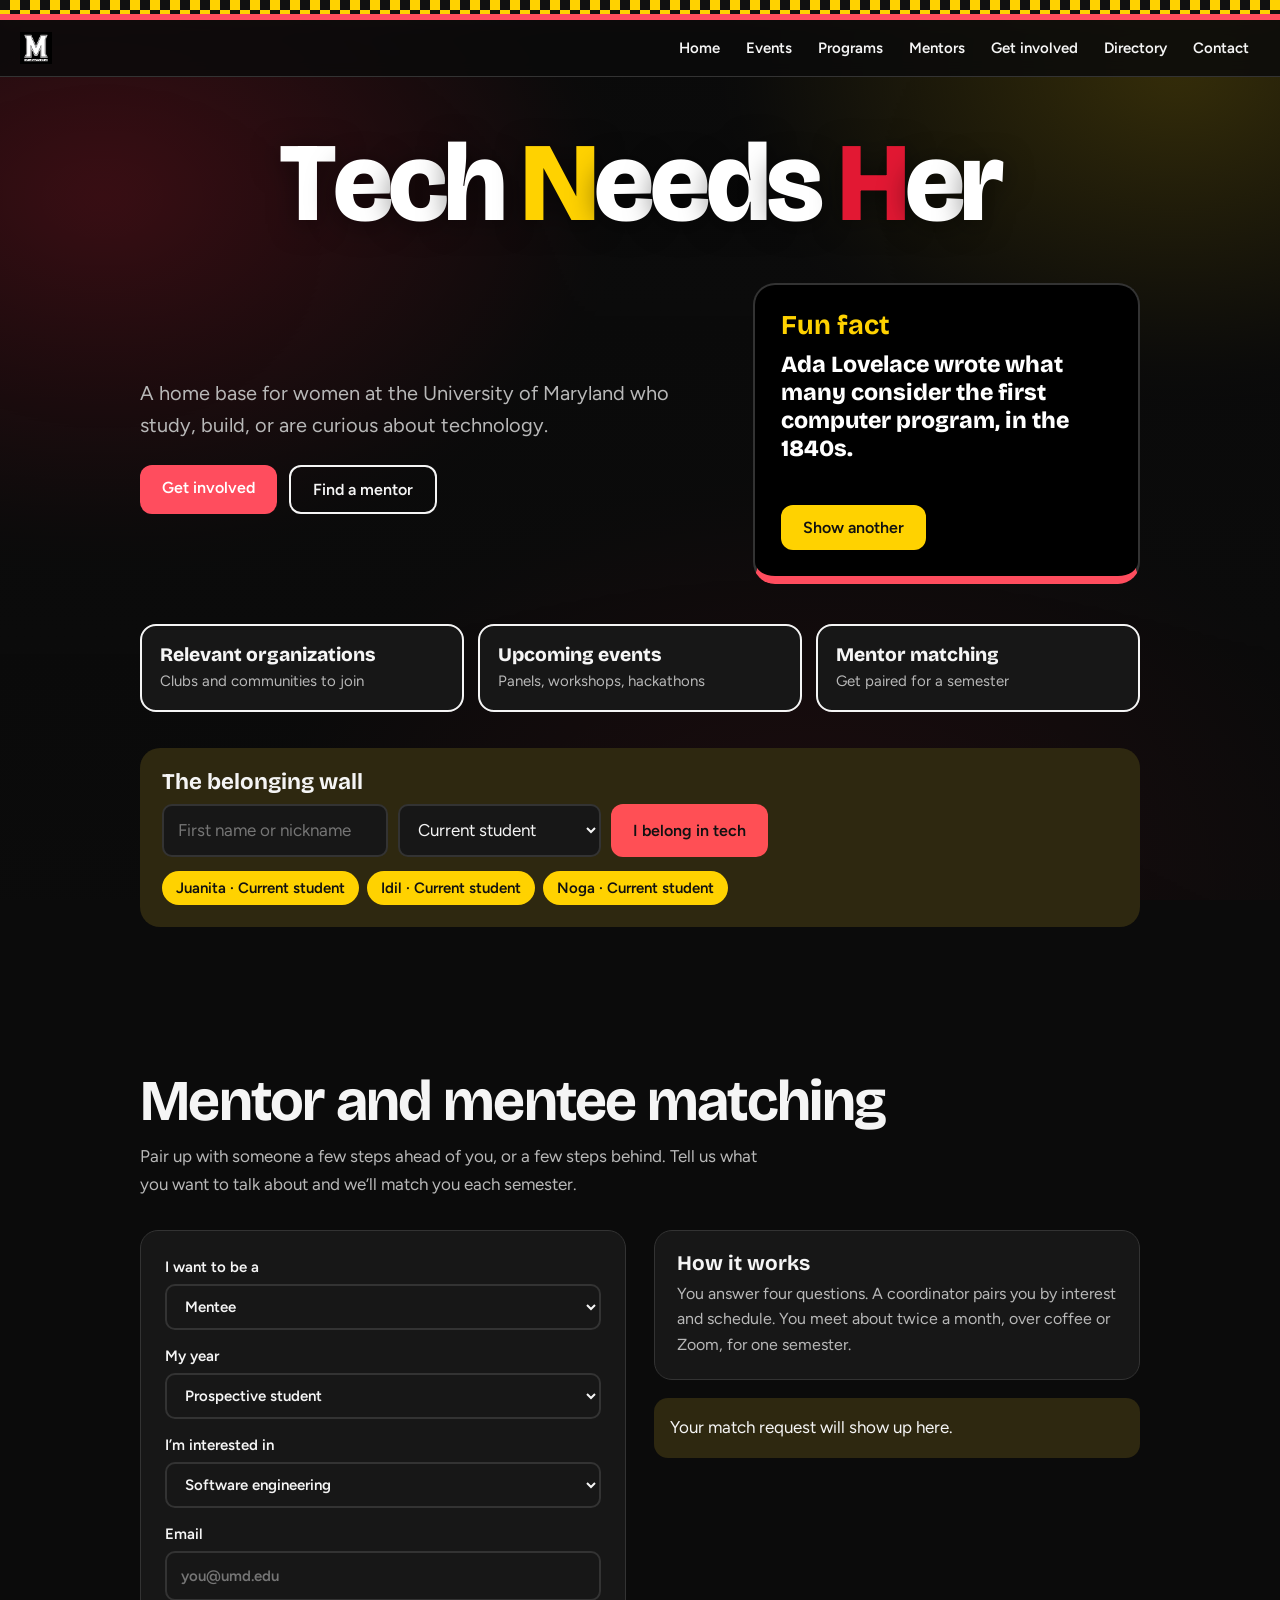
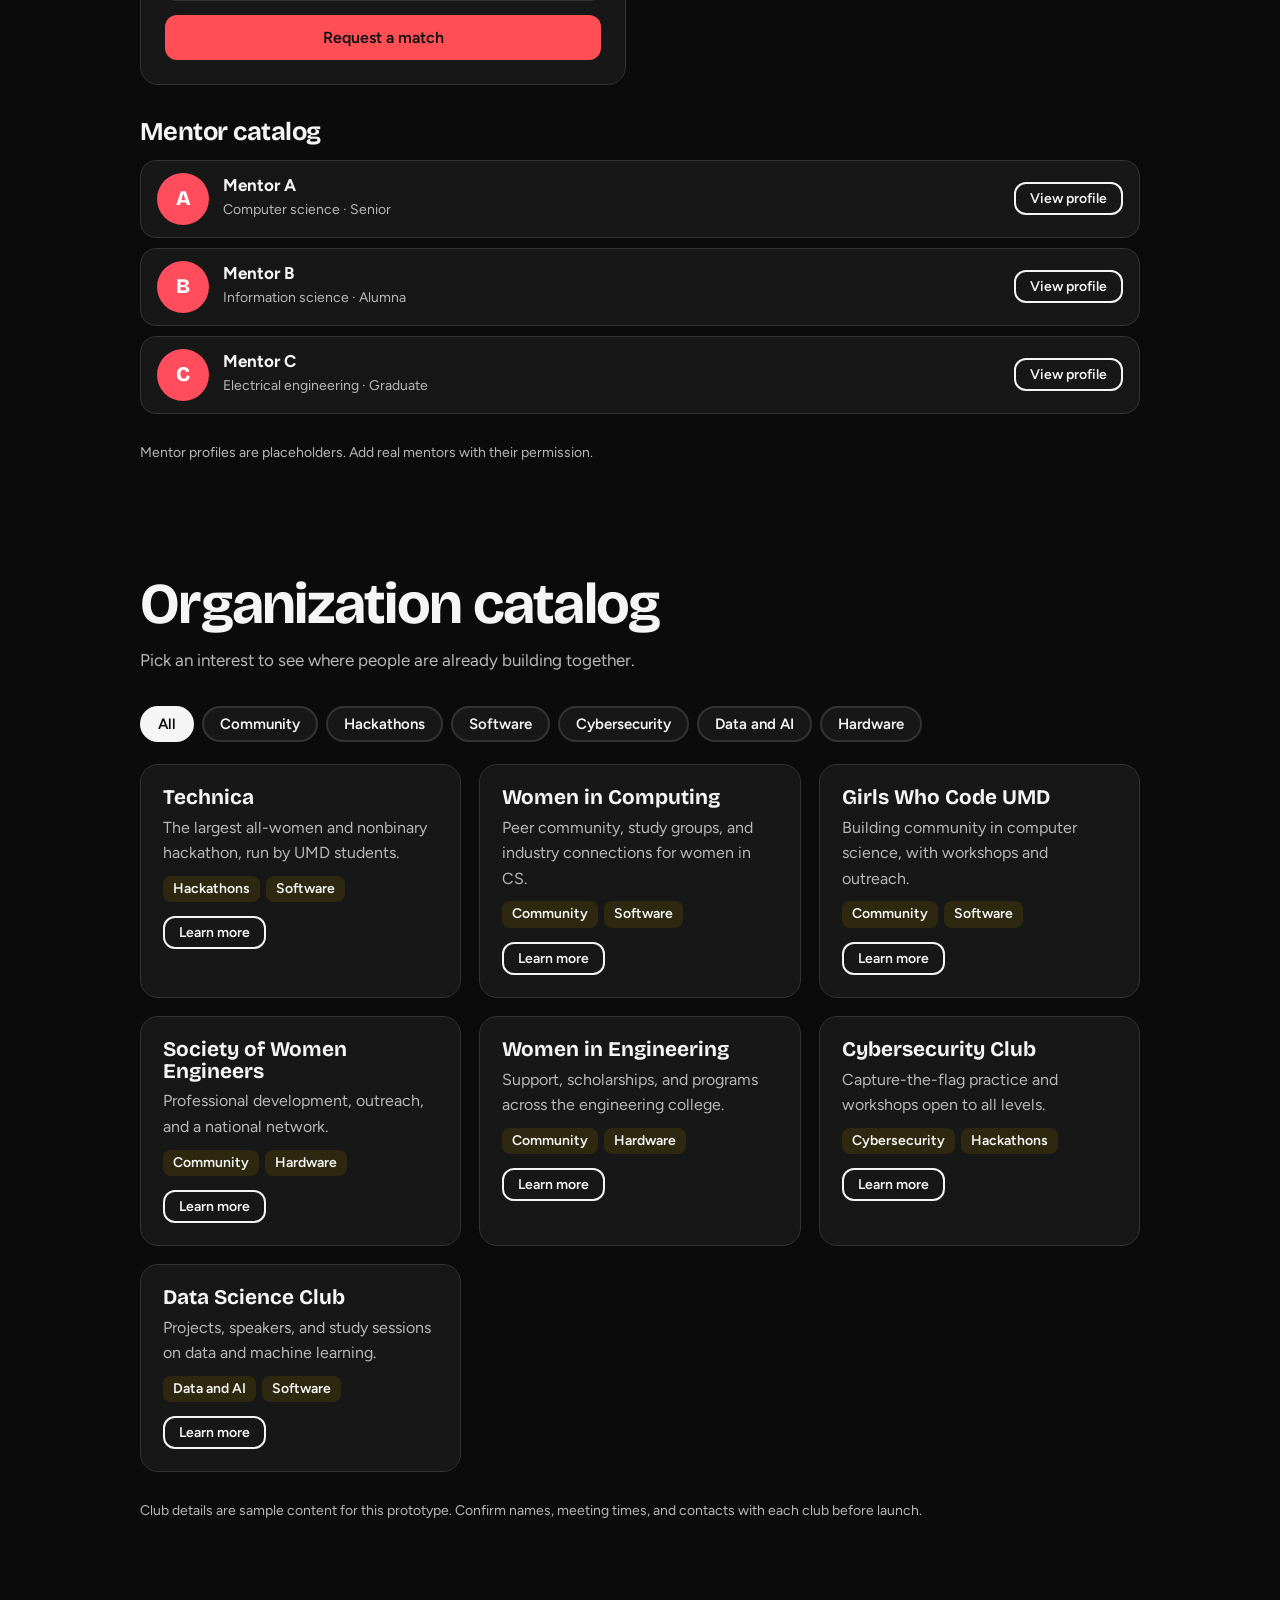
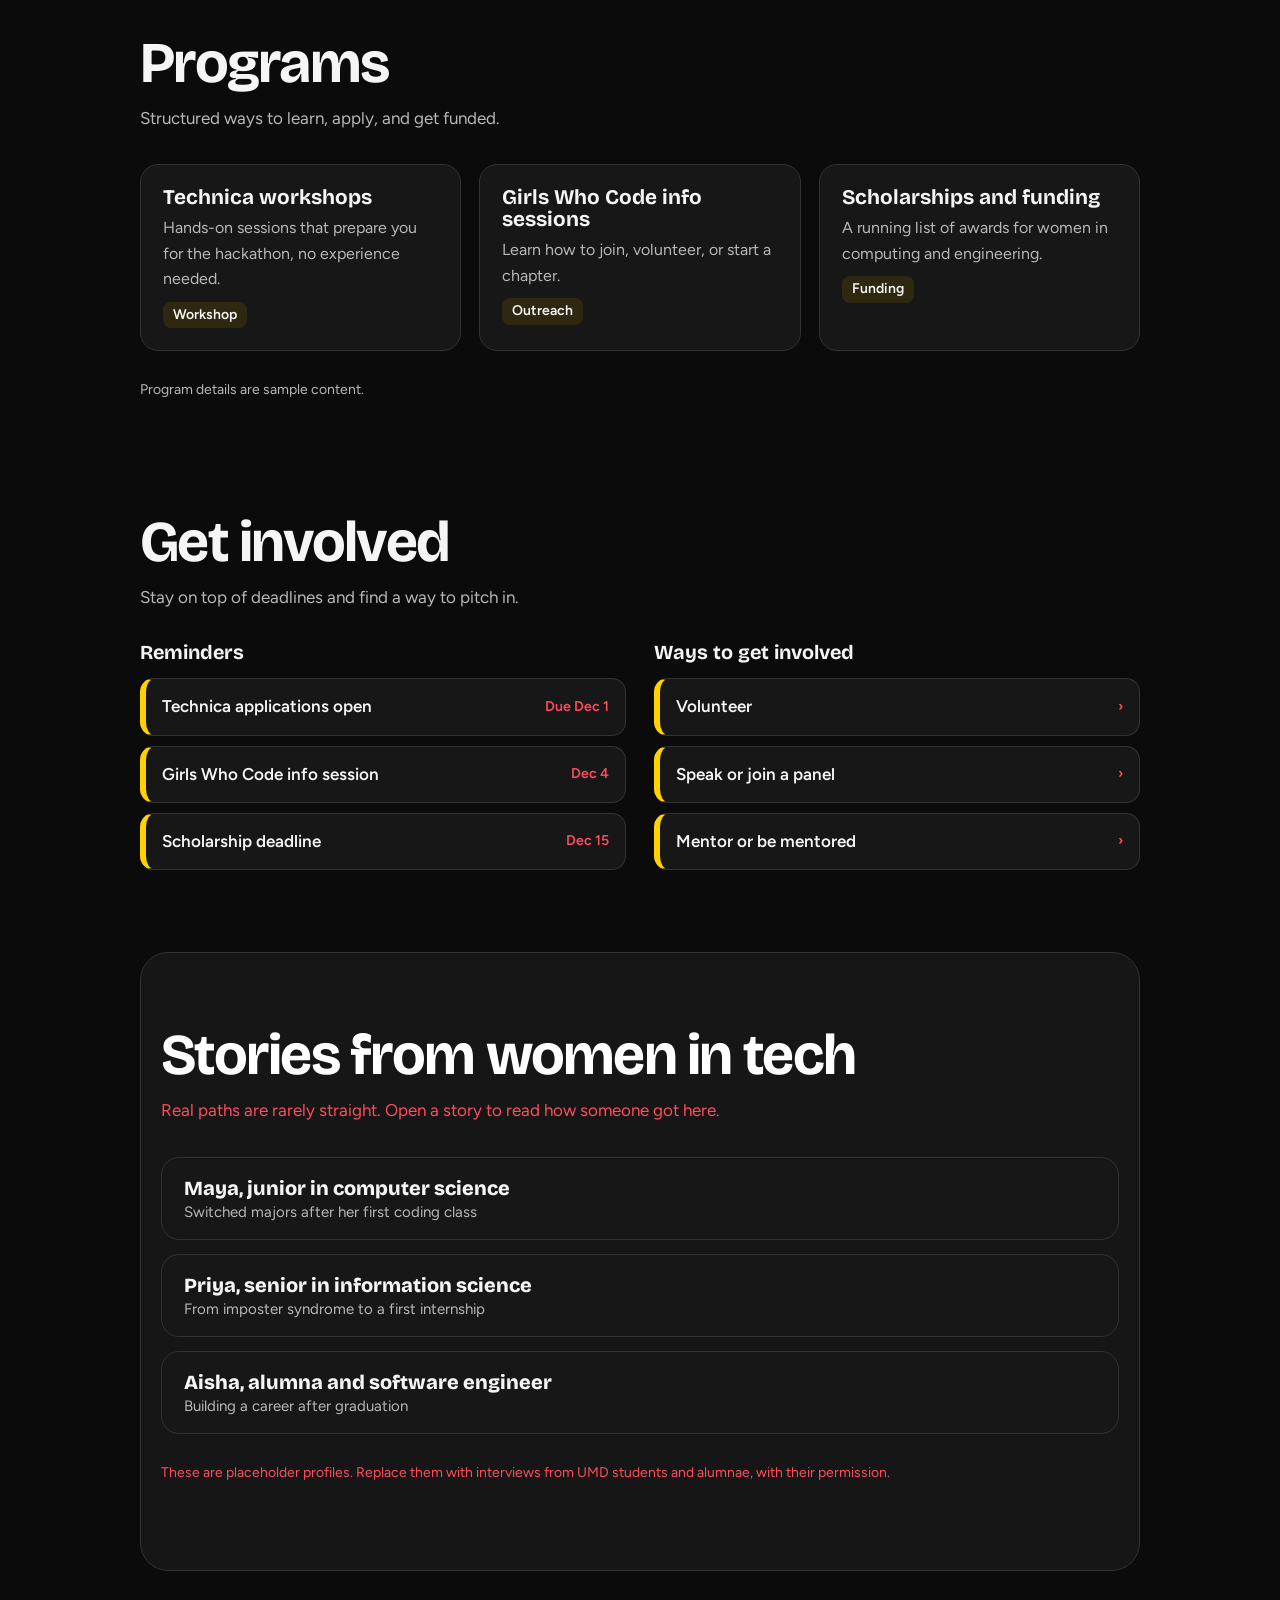
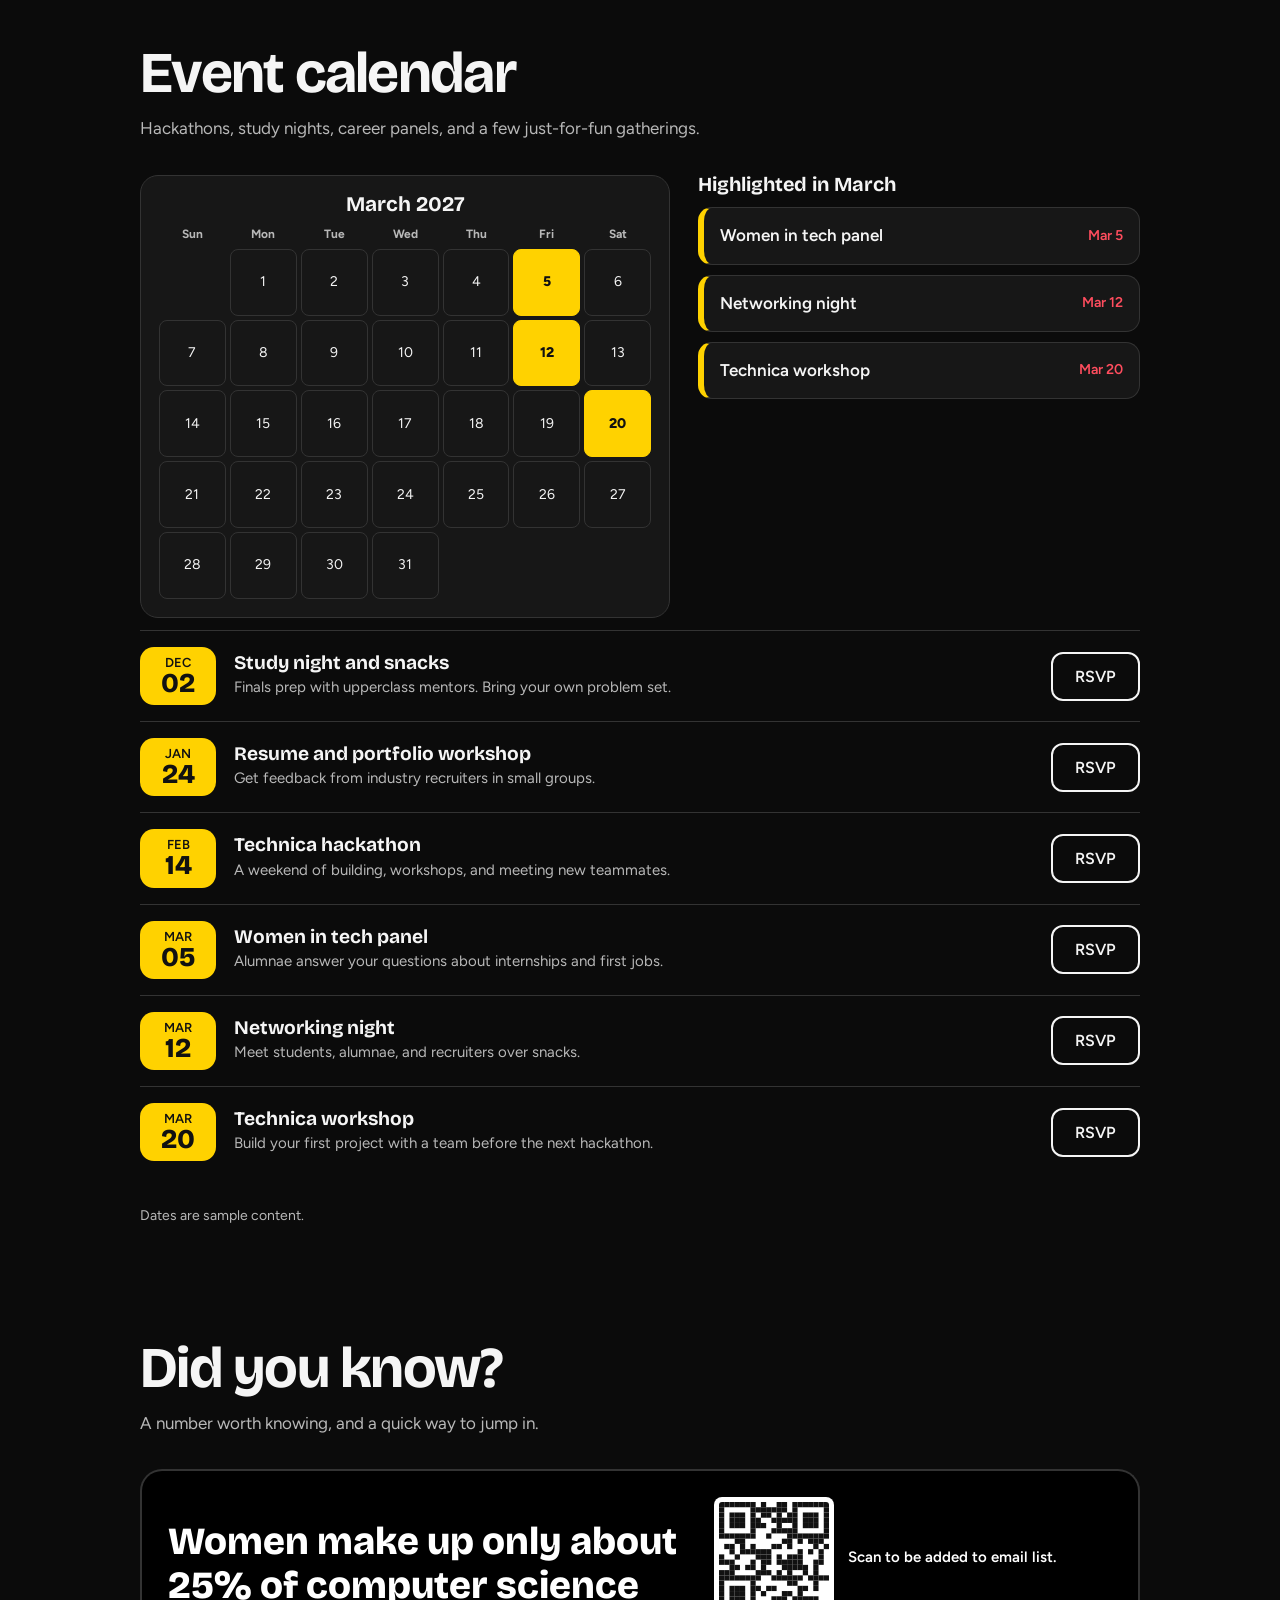
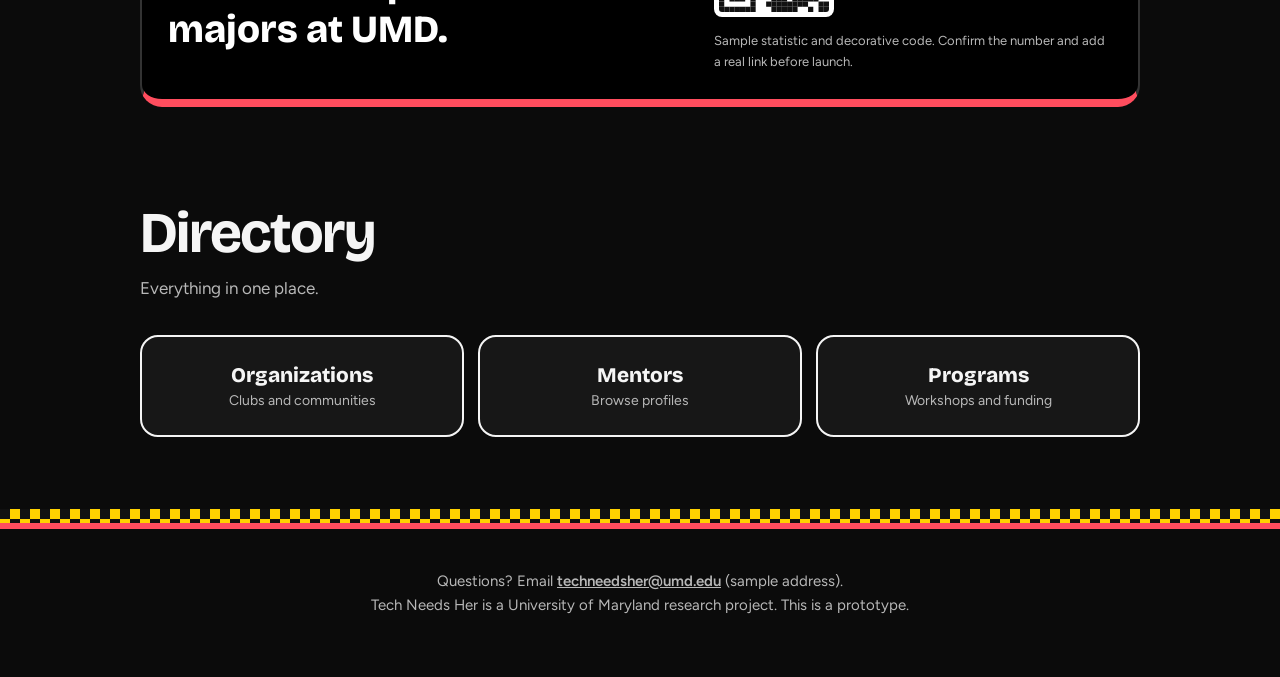
<file: index.html>
<!DOCTYPE html>
<html lang="en">
<head>
<meta charset="utf-8">
<meta name="viewport" content="width=device-width, initial-scale=1, viewport-fit=cover">
<title>Tech Needs Her</title>
<link rel="preconnect" href="https://fonts.googleapis.com">
<link href="https://fonts.googleapis.com/css2?family=Bricolage+Grotesque:wght@500;800&family=Figtree:wght@400;600&display=swap" rel="stylesheet">
<link rel="stylesheet" href="tnh2.css">
</head>
<body id="top">
<div class="bgvid" aria-hidden="true"><div class="glow"></div><video id="bgv" muted loop playsinline preload="auto"></video></div>
<div class="flag" aria-hidden="true"></div>
<nav aria-label="Main"> <img src="umdlogo.jpg" alt="UMD Logo" class="nav-logo">
    <b></b>
<a href="#top">Home</a><a href="#events">Events</a><a href="#programs">Programs</a><a href="#mentors">Mentors</a><a href="#involved">Get involved</a><a href="#directory">Directory</a><a href="#contact">Contact</a></nav>

<section class="hero">
<h1 class="title" aria-label="Tech Needs Her"><span aria-hidden="true"><span class="ch" style="--i:0">T</span><span class="ch" style="--i:1">e</span><span class="ch" style="--i:2">c</span><span class="ch" style="--i:3">h</span> <span class="ch y" style="--i:5">N</span><span class="ch" style="--i:6">e</span><span class="ch" style="--i:7">e</span><span class="ch" style="--i:8">d</span><span class="ch" style="--i:9">s</span> <span class="ch r" style="--i:11">H</span><span class="ch" style="--i:12">e</span><span class="ch" style="--i:13">r</span><span class="ch" style="--i:14"></span></span></h1>
<div class="herogrid">
<div>
<p>A home base for women at the University of Maryland who study, build, or are curious about technology.</p>
<div class="row"><a class="btn" href="#involved">Get involved</a><a class="btn ghost" href="#mentors">Find a mentor</a></div>
</div>
<aside class="dyk factbox" id="factBox" aria-label="Fun fact">
<h3>Fun fact</h3>
<p class="fact" id="fact" aria-live="polite"></p>
<button class="btn alt" id="nextFact" type="button">Show another</button>
</aside>
</div>
<div class="quick">
<a href="#clubs">Relevant organizations<span>Clubs and communities to join</span></a>
<a href="#events">Upcoming events<span>Panels, workshops, hackathons</span></a>
<a href="#mentors">Mentor matching<span>Get paired for a semester</span></a>
</div>
<div class="wall">
<h3>The belonging wall</h3>
<form id="wallForm"><input id="wallName" placeholder="First name or nickname" aria-label="Your name" required maxlength="20">
<select id="wallRole" aria-label="Your status">
    <option>Current student</option>
    <option>Prospective student</option>
    <option>Alumna</option>
</select>


<button class="btn pink" type="submit">I belong in tech</button></form>
<div class="chips" id="wallChips" aria-live="polite"></div>
</div>
</section>

<section id="mentors">
<h2>Mentor and mentee matching</h2>
<p class="lede">Pair up with someone a few steps ahead of you, or a few steps behind. Tell us what you want to talk about and we’ll match you each semester.</p>
<div class="mentor">
<form id="mForm">
<label>I want to be a<select id="mRole"><option>Mentee</option><option>Mentor</option></select></label>
<label>My year<select id="mYear"><option>Prospective student</option><option>Freshman</option><option>Sophomore</option><option>Junior</option><option>Senior</option><option>Graduate</option></select></label>
<label>I’m interested in<select id="mTopic">
    <option>Software engineering</option>
    <option>Cybersecurity</option>
    <option>Data science and AI</option>
    <option>Product and design</option>
    <option>Hardware and robotics</option>
    <option>Information Science</option>
    <option>Other</option>
</select></label>

<label>Email<input type="email" id="mMail" placeholder="you@umd.edu" required></label>
<button class="btn pink" type="submit">Request a match</button>
</form>
<div>
<div class="card"><h3>How it works</h3><p>You answer four questions. A coordinator pairs you by interest and schedule. You meet about twice a month, over coffee or Zoom, for one semester.</p></div>
<div class="ok" id="mOut" style="margin-top:18px" role="status" aria-live="polite">Your match request will show up here.</div>
</div></div>
<h2 class="s">Mentor catalog</h2>
<div id="mc"></div>
<p class="note">Mentor profiles are placeholders. Add real mentors with their permission.</p>
</section>

<section id="clubs" style="padding-top:24px">
<h2>Organization catalog</h2>
<p class="lede">Pick an interest to see where people are already building together.</p>
<div class="filters" id="cf" role="group" aria-label="Filter clubs"></div>
<div class="grid" id="cg"></div>
<p class="note">Club details are sample content for this prototype. Confirm names, meeting times, and contacts with each club before launch.</p>
</section>

<section id="programs" style="padding-top:24px">
<h2>Programs</h2>
<p class="lede">Structured ways to learn, apply, and get funded.</p>
<div class="grid" id="pg"></div>
<p class="note">Program details are sample content.</p>
</section>

<section id="involved" style="padding-top:24px">
<h2>Get involved</h2>
<p class="lede">Stay on top of deadlines and find a way to pitch in.</p>
<div class="two">
<div><h3 style="margin-bottom:14px">Reminders</h3><div id="rem"></div></div>
<div><h3 style="margin-bottom:14px">Ways to get involved</h3><div id="ways"></div><div class="ok" id="wayOut" role="status" aria-live="polite" hidden></div></div>
</div>
</section>

<div class="bigwrap"><section class="big" id="stories">
<h2>Stories from women in tech</h2>
<p class="lede">Real paths are rarely straight. Open a story to read how someone got here.</p>
<div style="display:grid;gap:14px" id="sg"></div>
<p class="note">These are placeholder profiles. Replace them with interviews from UMD students and alumnae, with their permission.</p>
</section></div>

<section id="events">
<h2>Event calendar</h2>
<p class="lede">Hackathons, study nights, career panels, and a few just-for-fun gatherings.</p>
<div class="calwrap">
<div class="cal"><h3>March 2027</h3><div class="cg" id="cal"></div></div>
<div><h3 style="margin-bottom:12px">Highlighted in March</h3><div id="marEv"></div></div>
</div>
<div id="eg"></div>
<p class="note">Dates are sample content.</p>
</section>

<section id="scan" style="padding-top:24px">
<h2>Did you know?</h2>
<p class="lede">A number worth knowing, and a quick way to jump in.</p>
<div class="dyk wide">
<p class="stat">Women make up only about 25% of computer science majors at UMD.</p>
<div>
<div class="scan"><svg id="qr" viewBox="0 0 21 21" aria-hidden="true"></svg>
    <span>Scan to be added to email list. </span></div>
<small>Sample statistic and decorative code. Confirm the number and add a real link before launch.</small>
</div></div>
</section>

<section id="directory" style="padding-top:24px">
<h2>Directory</h2>
<p class="lede">Everything in one place.</p>
<div class="dir"><a href="#clubs">Organizations<small>Clubs and communities</small></a><a href="#mentors">Mentors<small>Browse profiles</small></a><a href="#programs">Programs<small>Workshops and funding</small></a></div>
</section>

<div class="flag" aria-hidden="true"></div>
<footer id="contact">Questions? Email <a href="mailto:techneedsher@umd.edu">techneedsher@umd.edu</a> (sample address).<br>Tech Needs Her is a University of Maryland research project. This is a prototype.</footer>

<script src="tnh2.js"></script>
</body>
</html>
</file>
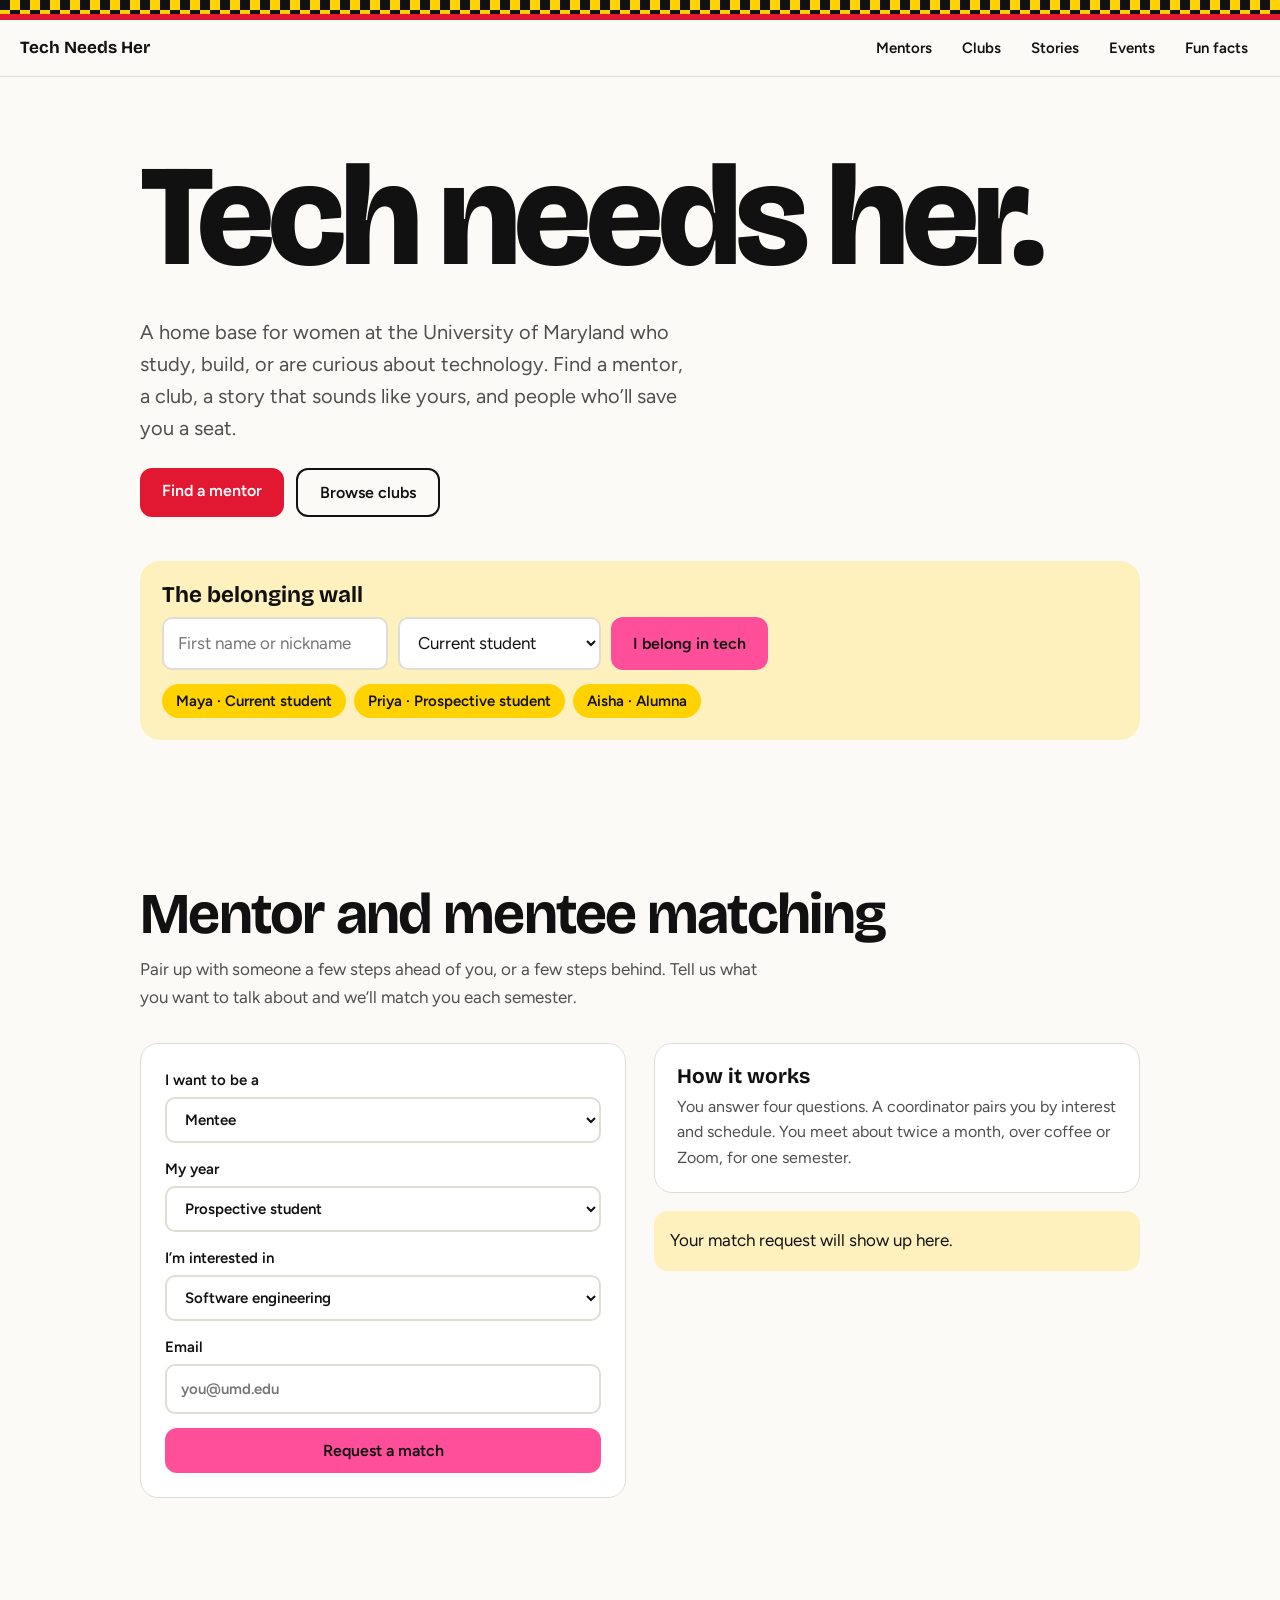
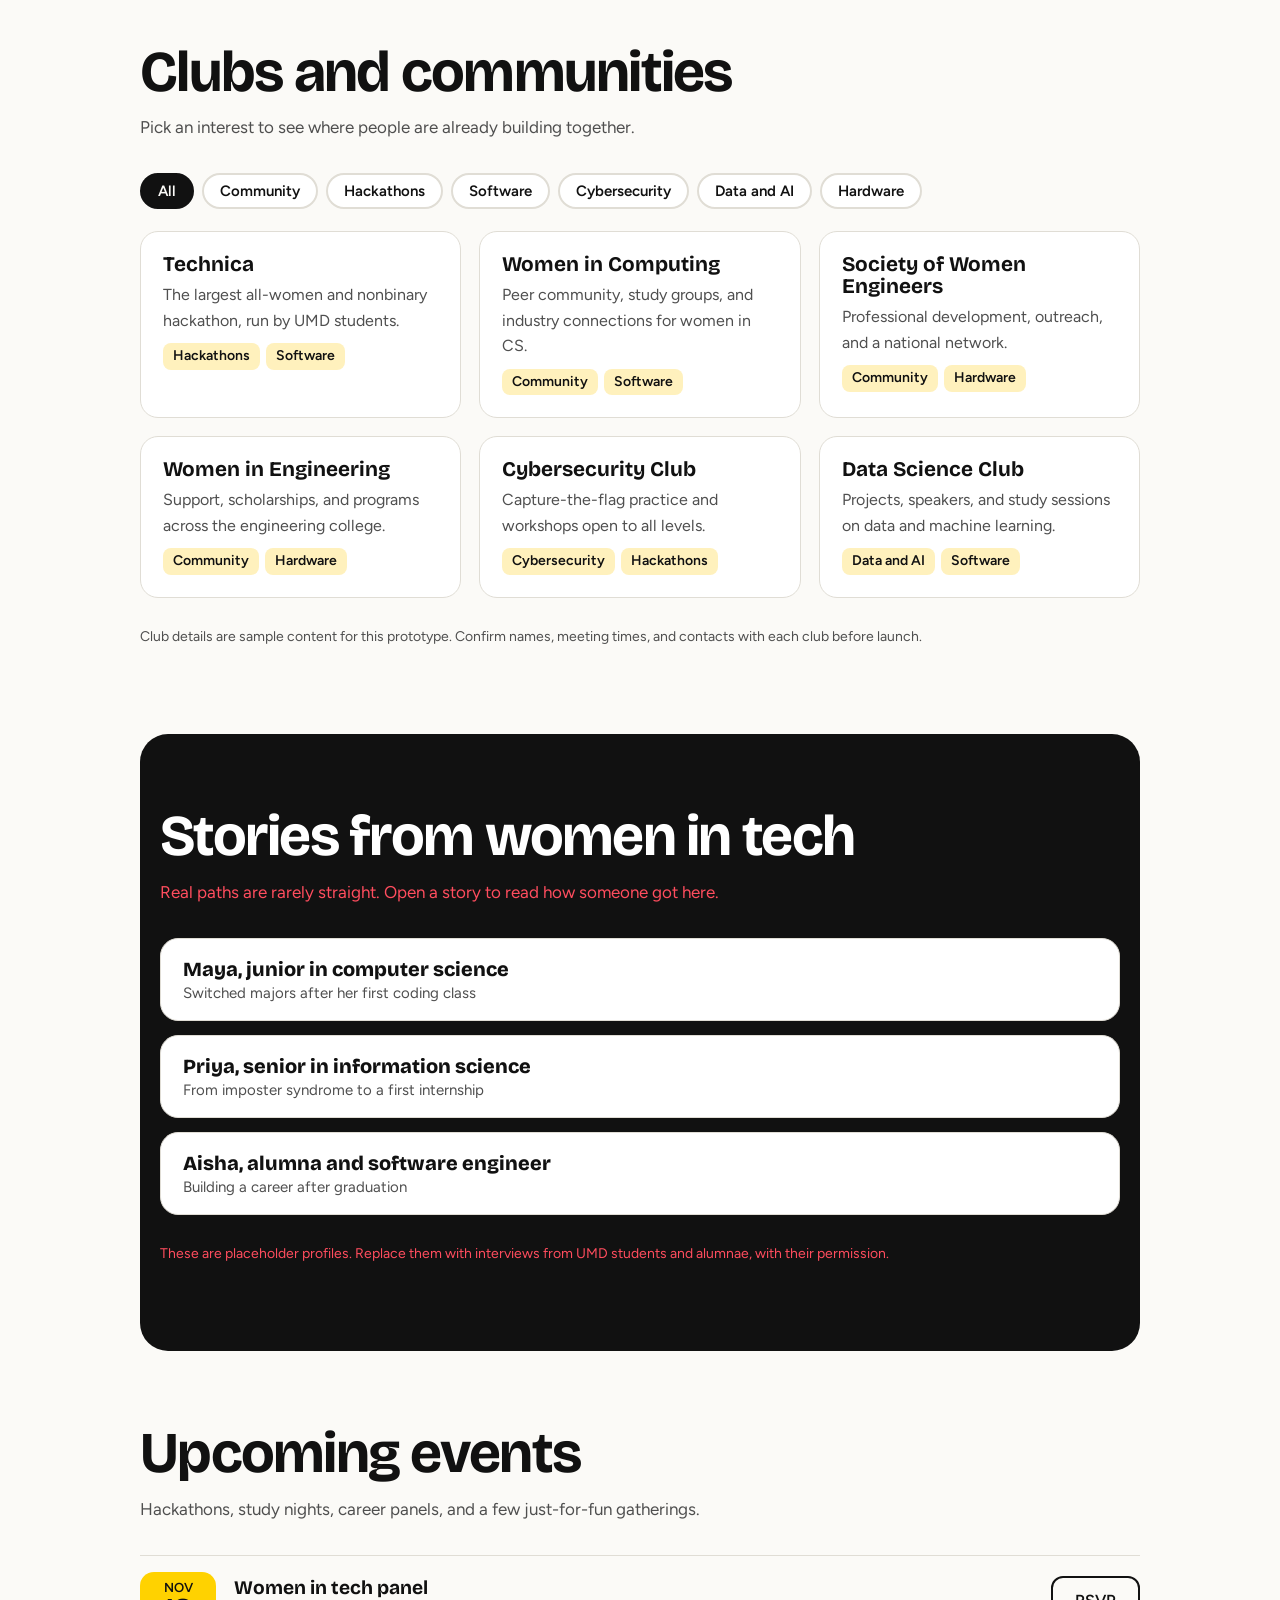
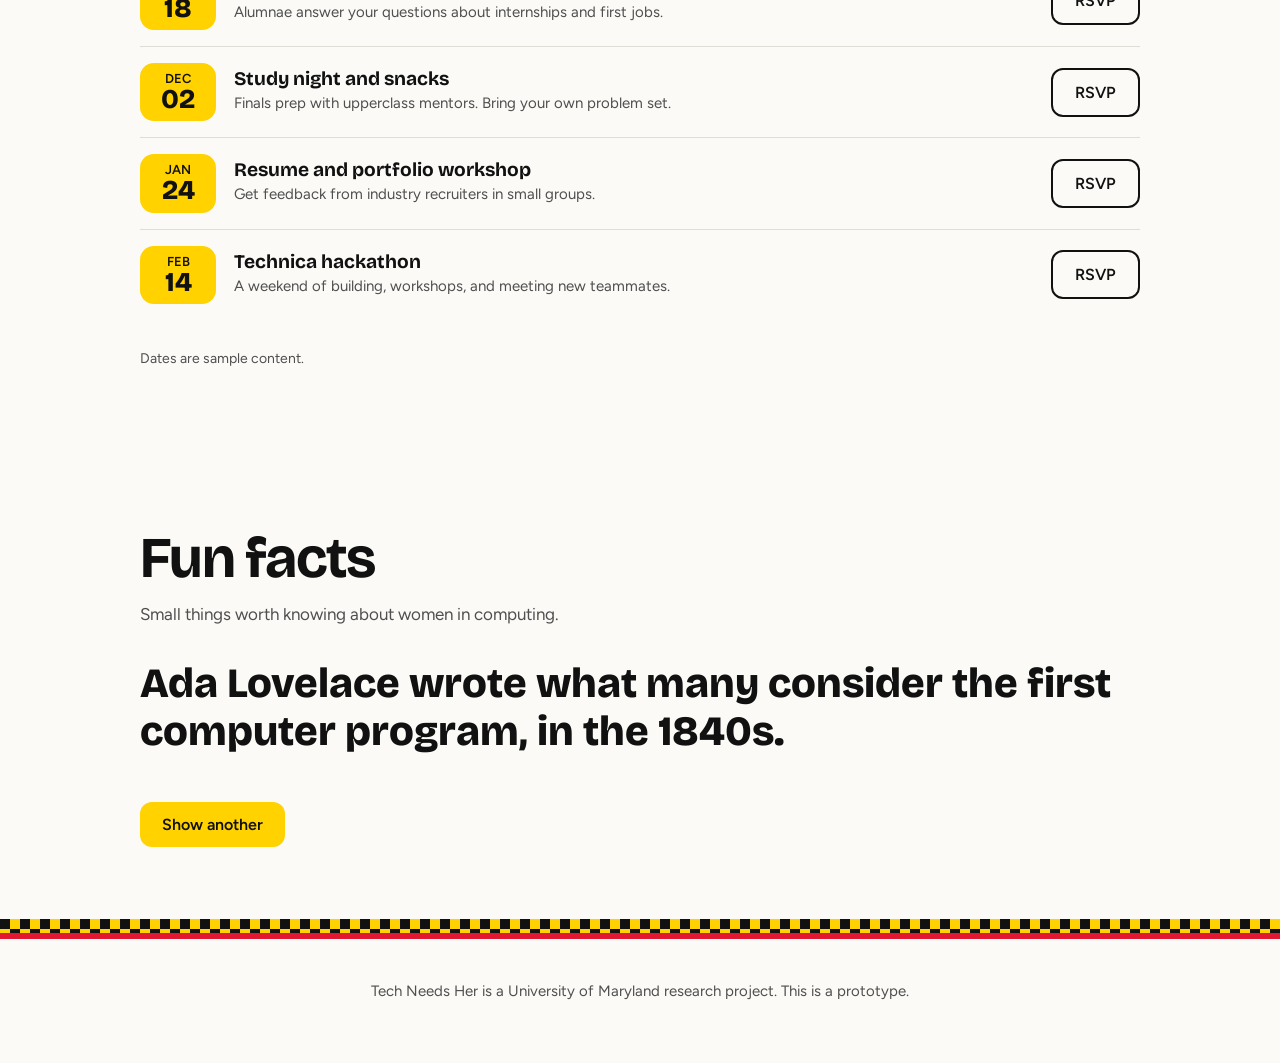
<file: PROTOTYPE2.html>
<!DOCTYPE html>
<html lang="en">
<head>
<meta charset="utf-8">
<meta name="viewport" content="width=device-width, initial-scale=1, viewport-fit=cover">
<title>Tech Needs Her · UMD</title>
<link rel="preconnect" href="https://fonts.googleapis.com">
<link href="https://fonts.googleapis.com/css2?family=Bricolage+Grotesque:wght@500;800&family=Figtree:wght@400;600&display=swap" rel="stylesheet">
<style>
:root{--bg:#FBFAF7;--ink:#111;--mut:#4F4F4F;--card:#fff;--line:#E0DDD5;--red:#E21833;--gold:#FFD200;--lil:#FFF1BD;--pink:#FF4F9A;--onred:#fff;
box-sizing:border-box;padding-top:env(safe-area-inset-top,0px);padding-bottom:env(safe-area-inset-bottom,0px)}
@media (prefers-color-scheme:dark){:root:not([data-theme="light"]){--bg:#121212;--ink:#F5F5F5;--mut:#B8B8B8;--card:#1D1D1D;--line:#363636;--lil:#2E2810;--red:#FF4D5E}}
:root[data-theme="dark"]{--bg:#121212;--ink:#F5F5F5;--mut:#B8B8B8;--card:#1D1D1D;--line:#363636;--lil:#2E2810;--red:#FF4D5E}
html{scroll-padding-top:70px;scroll-behavior:smooth}
*,*::before,*::after{box-sizing:border-box}
body{margin:0;background:var(--bg);color:var(--ink);font:400 17px/1.6 Figtree,system-ui,sans-serif}
h1,h2,h3{font-family:'Bricolage Grotesque',Figtree,sans-serif;line-height:1.05;margin:0}
a{color:inherit}
:focus-visible{outline:3px solid var(--gold);outline-offset:2px}
nav{position:sticky;top:env(safe-area-inset-top,0px);z-index:5;background:var(--bg);border-bottom:1px solid var(--line);display:flex;gap:6px;align-items:center;padding:10px 20px;overflow-x:auto}
nav b{font-family:'Bricolage Grotesque',sans-serif;margin-right:auto;white-space:nowrap}
nav a{text-decoration:none;padding:6px 12px;border-radius:99px;font-weight:600;font-size:15px;white-space:nowrap}
nav a:hover{background:var(--lil)}
section{max-width:1040px;margin:0 auto;padding:72px 20px}
.hero{padding-top:64px}
h1{font-size:clamp(3.4rem,13vw,9rem);font-weight:800;letter-spacing:-.04em}
.hero p{font-size:1.25rem;max-width:34rem;color:var(--mut);margin:24px 0}
.btn{display:inline-block;border:0;cursor:pointer;font:600 16px Figtree,sans-serif;background:var(--red);color:var(--onred);padding:13px 22px;border-radius:12px;text-decoration:none}
.btn.alt{background:var(--gold);color:#111}.btn.pink{background:var(--pink);color:#111}
.btn.ghost{background:transparent;color:var(--ink);border:2px solid var(--ink)}
.row{display:flex;gap:12px;flex-wrap:wrap}
.wall{margin-top:44px;padding:22px;background:var(--lil);border-radius:20px}
.wall h3{font-size:1.4rem;margin-bottom:10px}
.wall form{display:flex;gap:10px;flex-wrap:wrap}
input,select{font:inherit;padding:11px 14px;border-radius:10px;border:2px solid var(--line);background:var(--card);color:var(--ink);min-width:0}
.chips{display:flex;gap:8px;flex-wrap:wrap;margin-top:14px}
.chip{background:var(--gold);color:#111;font-weight:600;border-radius:99px;padding:5px 14px;font-size:15px}
h2{font-size:clamp(2.2rem,6vw,3.6rem);letter-spacing:-.03em;margin-bottom:12px}
.lede{color:var(--mut);max-width:40rem;margin:0 0 32px}
.grid{display:grid;grid-template-columns:repeat(auto-fill,minmax(260px,1fr));gap:18px}
.card{background:var(--card);border:1px solid var(--line);border-radius:18px;padding:22px}
.card h3{font-size:1.3rem;margin-bottom:6px}
.card p{margin:6px 0 0;color:var(--mut);font-size:16px}
.tag{display:inline-block;background:var(--lil);border-radius:8px;padding:2px 10px;font-size:14px;margin:10px 6px 0 0;font-weight:600}
.filters{display:flex;gap:8px;flex-wrap:wrap;margin-bottom:22px}
.filters button{font:600 15px Figtree,sans-serif;border:2px solid var(--line);background:var(--card);color:var(--ink);border-radius:99px;padding:7px 16px;cursor:pointer}
.filters button[aria-pressed=true]{background:var(--ink);color:var(--bg);border-color:var(--ink)}
.mentor{display:grid;grid-template-columns:1fr 1fr;gap:28px;align-items:start}
.mentor form{display:grid;gap:14px;background:var(--card);padding:24px;border-radius:18px;border:1px solid var(--line)}
label{display:grid;gap:5px;font-weight:600;font-size:15px}
.ok{background:var(--lil);border-radius:14px;padding:16px}
.big{background:#111;color:#fff;--red:#FF4D5E;border-radius:28px;max-width:none}.big .lede,.big .note{color:var(--red)}
.bigwrap{max-width:1040px;margin:0 auto;padding:0 20px}
details{color:var(--ink);background:var(--card);border:1px solid var(--line);border-radius:18px;padding:18px 22px}
details summary{cursor:pointer;font:800 1.25rem 'Bricolage Grotesque',sans-serif;list-style:none}
details summary::-webkit-details-marker{display:none}
details summary small{display:block;font:400 15px Figtree,sans-serif;color:var(--mut);margin-top:3px}
details[open]{border-color:var(--red)}
.ev{display:grid;grid-template-columns:76px 1fr auto;gap:18px;align-items:center;padding:16px 0;border-top:1px solid var(--line)}
.date{background:var(--gold);color:#111;border-radius:14px;text-align:center;padding:8px 0;font:800 1.7rem/1 'Bricolage Grotesque',sans-serif}
.date small{display:block;font:600 13px Figtree,sans-serif}
.ev h3{font-size:1.2rem}.ev p{margin:2px 0 0;color:var(--mut);font-size:15px}
.fact{font:800 clamp(1.6rem,4vw,2.6rem)/1.15 'Bricolage Grotesque',sans-serif;min-height:7.5rem;margin:0 0 22px}
.note{font-size:14px;color:var(--mut);margin-top:28px}
.flag{height:20px;background:conic-gradient(#FFD200 25%,#111 0 50%,#FFD200 0 75%,#111 0) 0 0/20px 20px;border-bottom:6px solid var(--red)}
footer{text-align:center;padding:40px 20px 60px;color:var(--mut);font-size:15px}
@media(max-width:700px){.mentor{grid-template-columns:1fr}.ev{grid-template-columns:64px 1fr}.ev .btn{grid-column:1/-1}}
@media(prefers-reduced-motion:reduce){html{scroll-behavior:auto}}
</style>
</head>
<body>
<div class="flag" aria-hidden="true"></div>
<nav aria-label="Main"><b>Tech Needs Her</b>
<a href="#mentors">Mentors</a><a href="#clubs">Clubs</a><a href="#stories">Stories</a><a href="#events">Events</a><a href="#facts">Fun facts</a></nav>

<section class="hero">
<h1>Tech needs her.</h1>
<p>A home base for women at the University of Maryland who study, build, or are curious about technology. Find a mentor, a club, a story that sounds like yours, and people who’ll save you a seat.</p>
<div class="row"><a class="btn" href="#mentors">Find a mentor</a><a class="btn ghost" href="#clubs">Browse clubs</a></div>
<div class="wall">
<h3>The belonging wall</h3>
<form id="wallForm"><input id="wallName" placeholder="First name or nickname" aria-label="Your name" required maxlength="20">
<select id="wallRole" aria-label="Your status"><option>Current student</option><option>Prospective student</option><option>Alumna</option></select>
<button class="btn pink" type="submit">I belong in tech</button></form>
<div class="chips" id="wallChips" aria-live="polite"></div>
</div>
</section>

<section id="mentors">
<h2>Mentor and mentee matching</h2>
<p class="lede">Pair up with someone a few steps ahead of you, or a few steps behind. Tell us what you want to talk about and we’ll match you each semester.</p>
<div class="mentor">
<form id="mForm">
<label>I want to be a<select id="mRole"><option>Mentee</option><option>Mentor</option></select></label>
<label>My year<select id="mYear"><option>Prospective student</option><option>Freshman</option><option>Sophomore</option><option>Junior</option><option>Senior</option><option>Graduate</option></select></label>
<label>I’m interested in<select id="mTopic"><option>Software engineering</option><option>Cybersecurity</option><option>Data science and AI</option><option>Cybersecurity</option><option>Product and design</option><option>Hardware and robotics</option></select></label>
<label>Email<input type="email" id="mMail" placeholder="you@umd.edu" required></label>
<button class="btn pink" type="submit">Request a match</button>
</form>
<div>
<div class="card"><h3>How it works</h3><p>You answer four questions. A coordinator pairs you by interest and schedule. You meet about twice a month, over coffee or Zoom, for one semester.</p></div>
<div class="ok" id="mOut" style="margin-top:18px" role="status" aria-live="polite">Your match request will show up here.</div>
</div></div>
</section>

<section id="clubs">
<h2>Clubs and communities</h2>
<p class="lede">Pick an interest to see where people are already building together.</p>
<div class="filters" id="cf" role="group" aria-label="Filter clubs"></div>
<div class="grid" id="cg"></div>
<p class="note">Club details are sample content for this prototype. Confirm names, meeting times, and contacts with each club before launch.</p>
</section>

<div class="bigwrap"><section class="big" id="stories">
<h2>Stories from women in tech</h2>
<p class="lede">Real paths are rarely straight. Open a story to read how someone got here.</p>
<div style="display:grid;gap:14px" id="sg"></div>
<p class="note">These are placeholder profiles. Replace them with interviews from UMD students and alumnae, with their permission.</p>
</section></div>

<section id="events">
<h2>Upcoming events</h2>
<p class="lede">Hackathons, study nights, career panels, and a few just-for-fun gatherings.</p>
<div id="eg"></div>
<p class="note">Dates are sample content.</p>
</section>

<section id="facts">
<h2>Fun facts</h2>
<p class="lede">Small things worth knowing about women in computing.</p>
<p class="fact" id="fact" aria-live="polite"></p>
<button class="btn alt" id="nextFact">Show another</button>
</section>

<div class="flag" aria-hidden="true"></div>
<footer>Tech Needs Her is a University of Maryland research project. This is a prototype.</footer>

<script>
const $=s=>document.querySelector(s);
const esc=t=>t.replace(/[&<>"]/g,c=>({'&':'&amp;','<':'&lt;','>':'&gt;','"':'&quot;'}[c]));

// Belonging wall
const names=[['Maya','Current student'],['Priya','Prospective student'],['Aisha','Alumna']];
function drawWall(){$('#wallChips').innerHTML=names.map(n=>`<span class="chip">${esc(n[0])} · ${esc(n[1])}</span>`).join('')}
$('#wallForm').addEventListener('submit',e=>{e.preventDefault();names.unshift([$('#wallName').value.trim(),$('#wallRole').value]);$('#wallName').value='';drawWall()});
drawWall();

// Mentor form
$('#mForm').addEventListener('submit',e=>{e.preventDefault();
$('#mOut').innerHTML=`<b>Request received.</b> You signed up as a ${esc($('#mRole').value.toLowerCase())} (${esc($('#mYear').value.toLowerCase())}) interested in ${esc($('#mTopic').value.toLowerCase())}. We’ll email ${esc($('#mMail').value)} when we find your match.`});

// Clubs
const clubs=[
['Technica','The largest all-women and nonbinary hackathon, run by UMD students.','Hackathons','Software'],
['Women in Computing','Peer community, study groups, and industry connections for women in CS.','Community','Software'],
['Society of Women Engineers','Professional development, outreach, and a national network.','Community','Hardware'],
['Women in Engineering','Support, scholarships, and programs across the engineering college.','Community','Hardware'],
['Cybersecurity Club','Capture-the-flag practice and workshops open to all levels.','Cybersecurity','Hackathons'],
['Data Science Club','Projects, speakers, and study sessions on data and machine learning.','Data and AI','Software']];
const cats=['All','Community','Hackathons','Software','Cybersecurity','Data and AI','Hardware'];
let cur='All';
function drawClubs(){
$('#cf').innerHTML=cats.map(c=>`<button aria-pressed="${c===cur}" data-c="${c}">${c}</button>`).join('');
$('#cg').innerHTML=clubs.filter(c=>cur==='All'||c.slice(2).includes(cur)).map(c=>`<div class="card"><h3>${c[0]}</h3><p>${c[1]}</p>${c.slice(2).map(t=>`<span class="tag">${t}</span>`).join('')}</div>`).join('')}
$('#cf').addEventListener('click',e=>{if(e.target.dataset.c){cur=e.target.dataset.c;drawClubs()}});
drawClubs();

// Stories
const stories=[
['Maya, junior in computer science','Switched majors after her first coding class','I started in biology and took one intro programming course to fill a requirement. I was the only woman in my row and almost didn’t come back. A teaching assistant told me my question was a good one, and that was enough to keep going. Two years later I’m building apps for a campus research lab.'],
['Priya, senior in information science','From imposter syndrome to a first internship','I applied to 40 internships and got one interview. What changed was practicing with other women in a club, out loud, until the nerves wore off. My advice: find your people before you need them.'],
['Aisha, alumna and software engineer','Building a career after graduation','Nobody on my first team looked like me, so I joined a women-in-tech group outside work. It gave me mentors, a salary conversation I needed, and a reminder that I’m not the exception.']];
$('#sg').innerHTML=stories.map(s=>`<details><summary>${s[0]}<small>${s[1]}</small></summary><p style="margin:14px 0 0;max-width:42rem">${s[2]}</p></details>`).join('');

// Events
const ev=[['NOV','18','Women in tech panel','Alumnae answer your questions about internships and first jobs.'],
['DEC','02','Study night and snacks','Finals prep with upperclass mentors. Bring your own problem set.'],
['JAN','24','Resume and portfolio workshop','Get feedback from industry recruiters in small groups.'],
['FEB','14','Technica hackathon','A weekend of building, workshops, and meeting new teammates.']];
const going=new Set();
function drawEv(){$('#eg').innerHTML=ev.map((x,i)=>`<div class="ev"><div class="date"><small>${x[0]}</small>${x[1]}</div><div><h3>${x[2]}</h3><p>${x[3]}</p></div><button class="btn ${going.has(i)?'pink':'ghost'}" data-i="${i}">${going.has(i)?'You’re going':'RSVP'}</button></div>`).join('')}
$('#eg').addEventListener('click',e=>{const i=e.target.dataset.i;if(i!==undefined){going.has(+i)?going.delete(+i):going.add(+i);drawEv()}});
drawEv();

// Facts
const facts=['Ada Lovelace wrote what many consider the first computer program, in the 1840s.',
'The first programmers of the ENIAC computer in the 1940s were six women.',
'Grace Hopper helped create COBOL and popularized the idea of programming in English-like words.',
'Katherine Johnson’s orbital calculations helped send American astronauts into space.',
'Hedy Lamarr co-invented frequency hopping, an idea behind modern Wi-Fi and Bluetooth.'];
let fi=0;$('#fact').textContent=facts[0];
$('#nextFact').addEventListener('click',()=>{fi=(fi+1)%facts.length;$('#fact').textContent=facts[fi]});
</script>
</body>
</html>
</file>
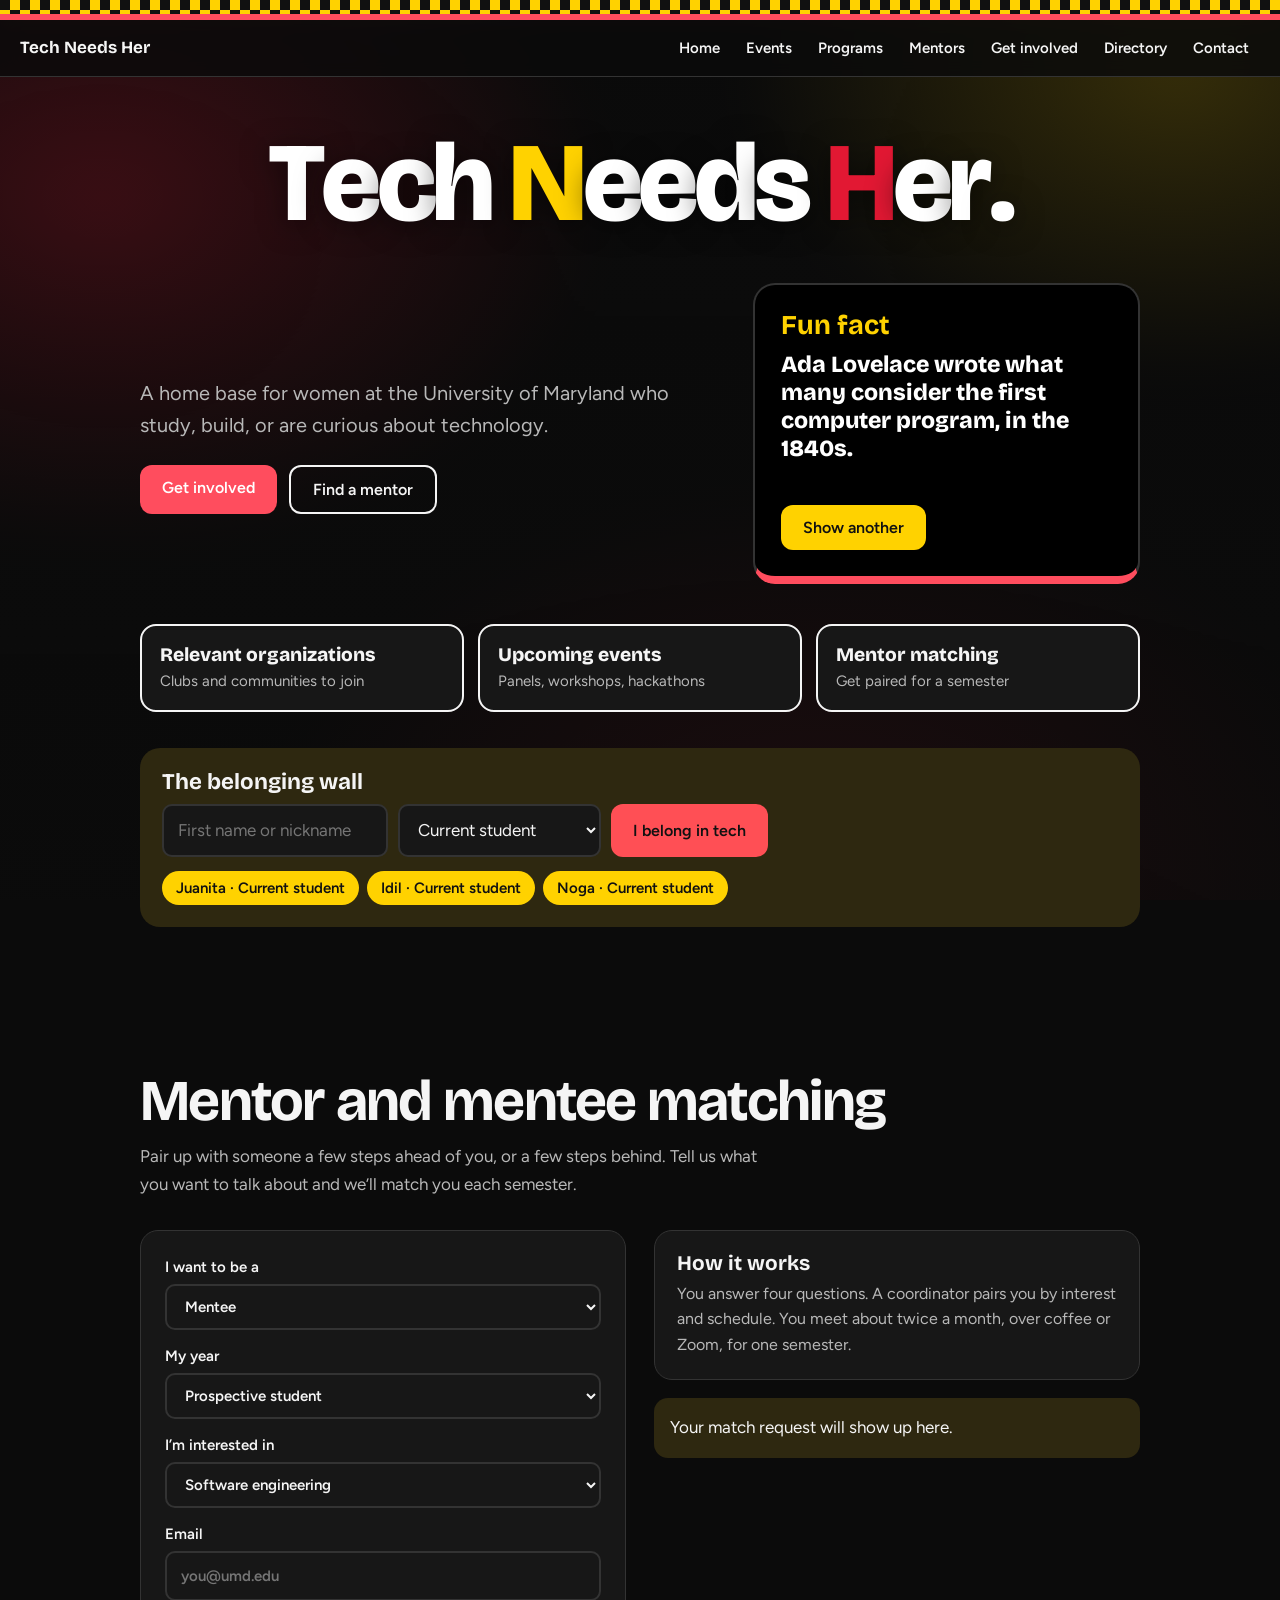
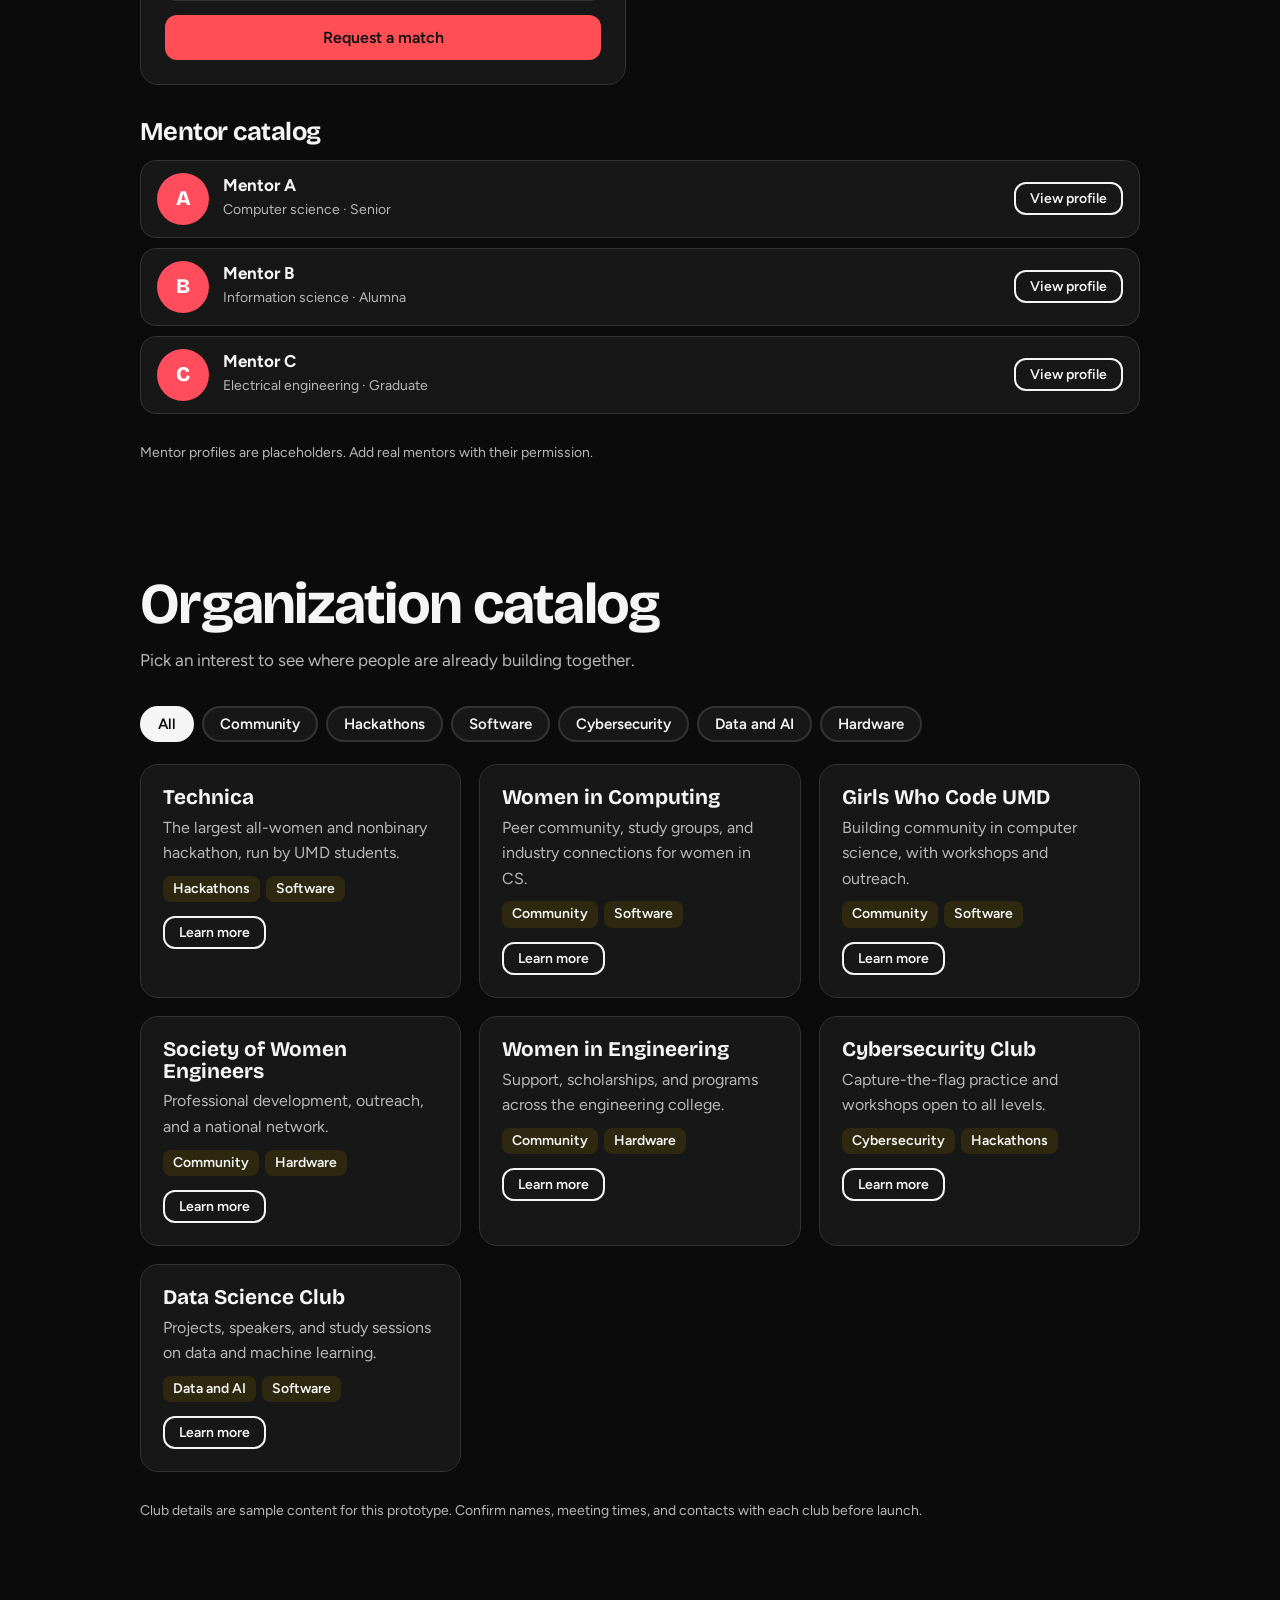
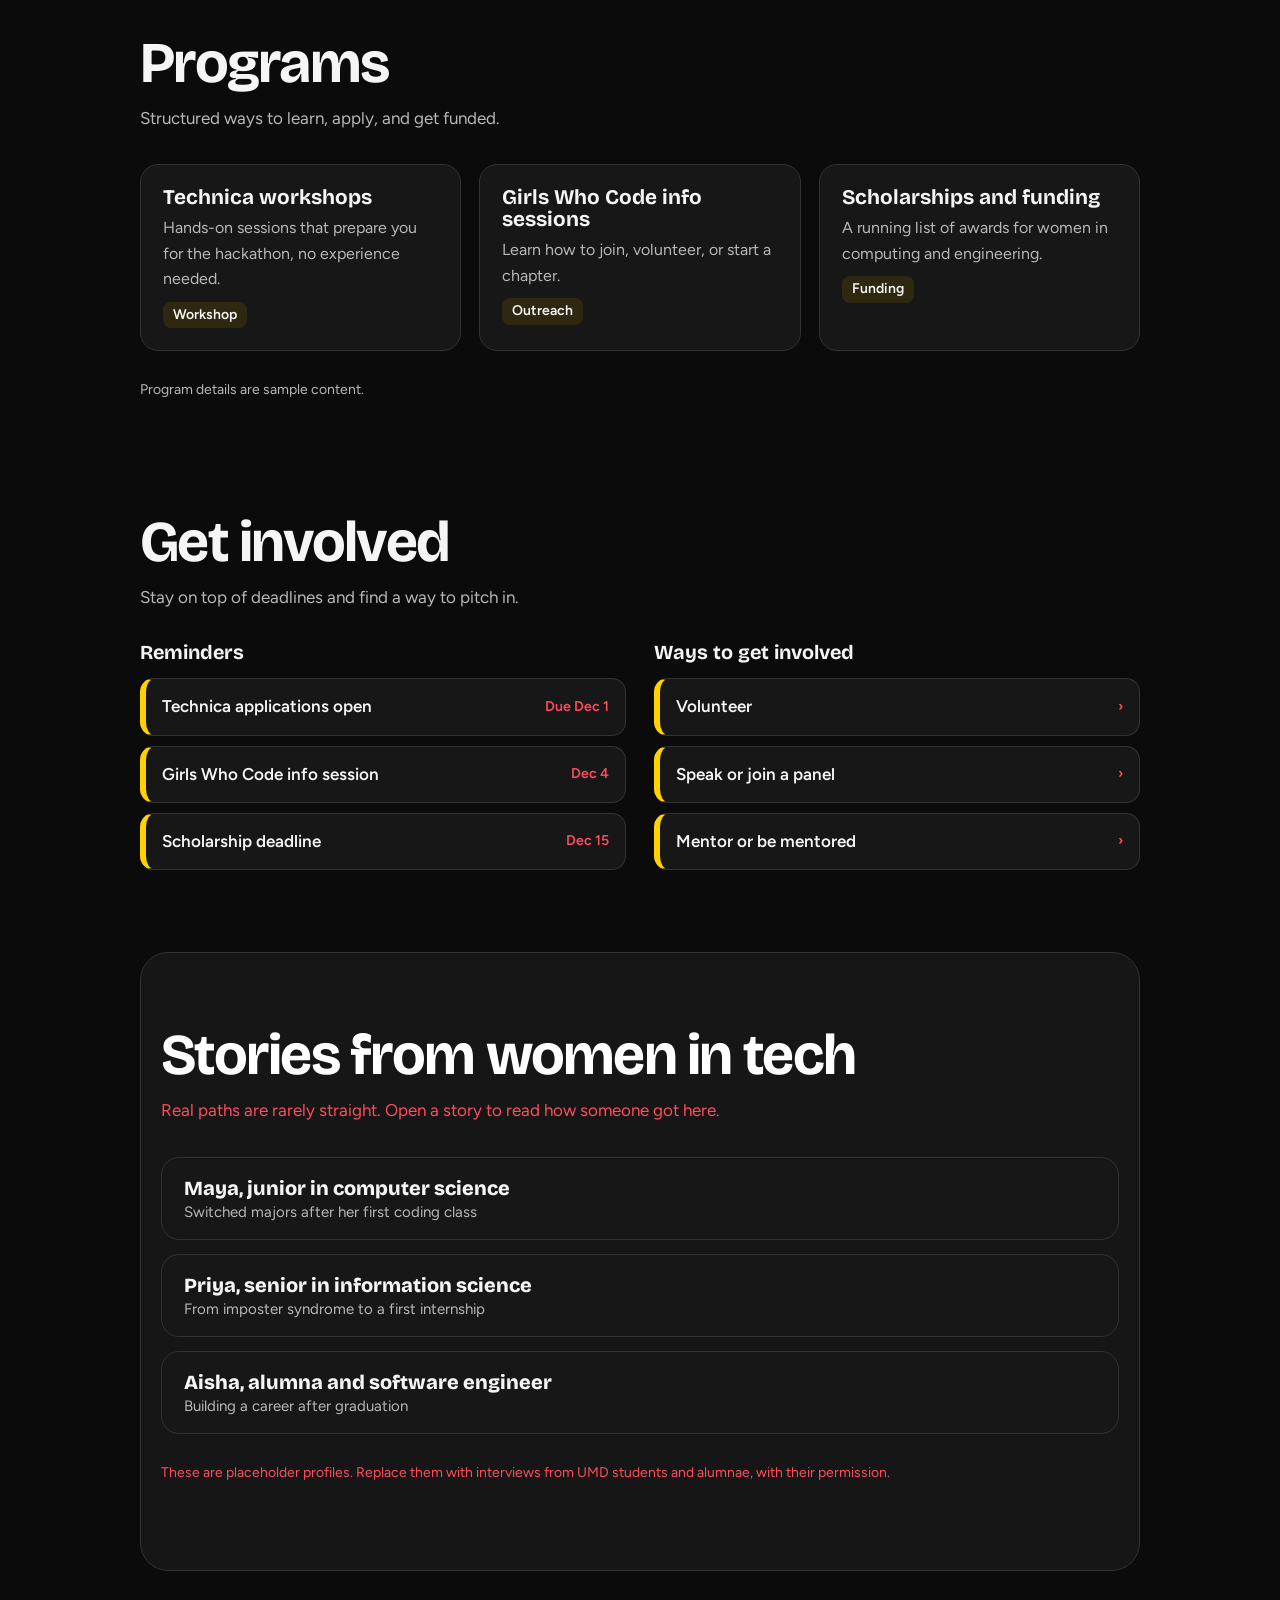
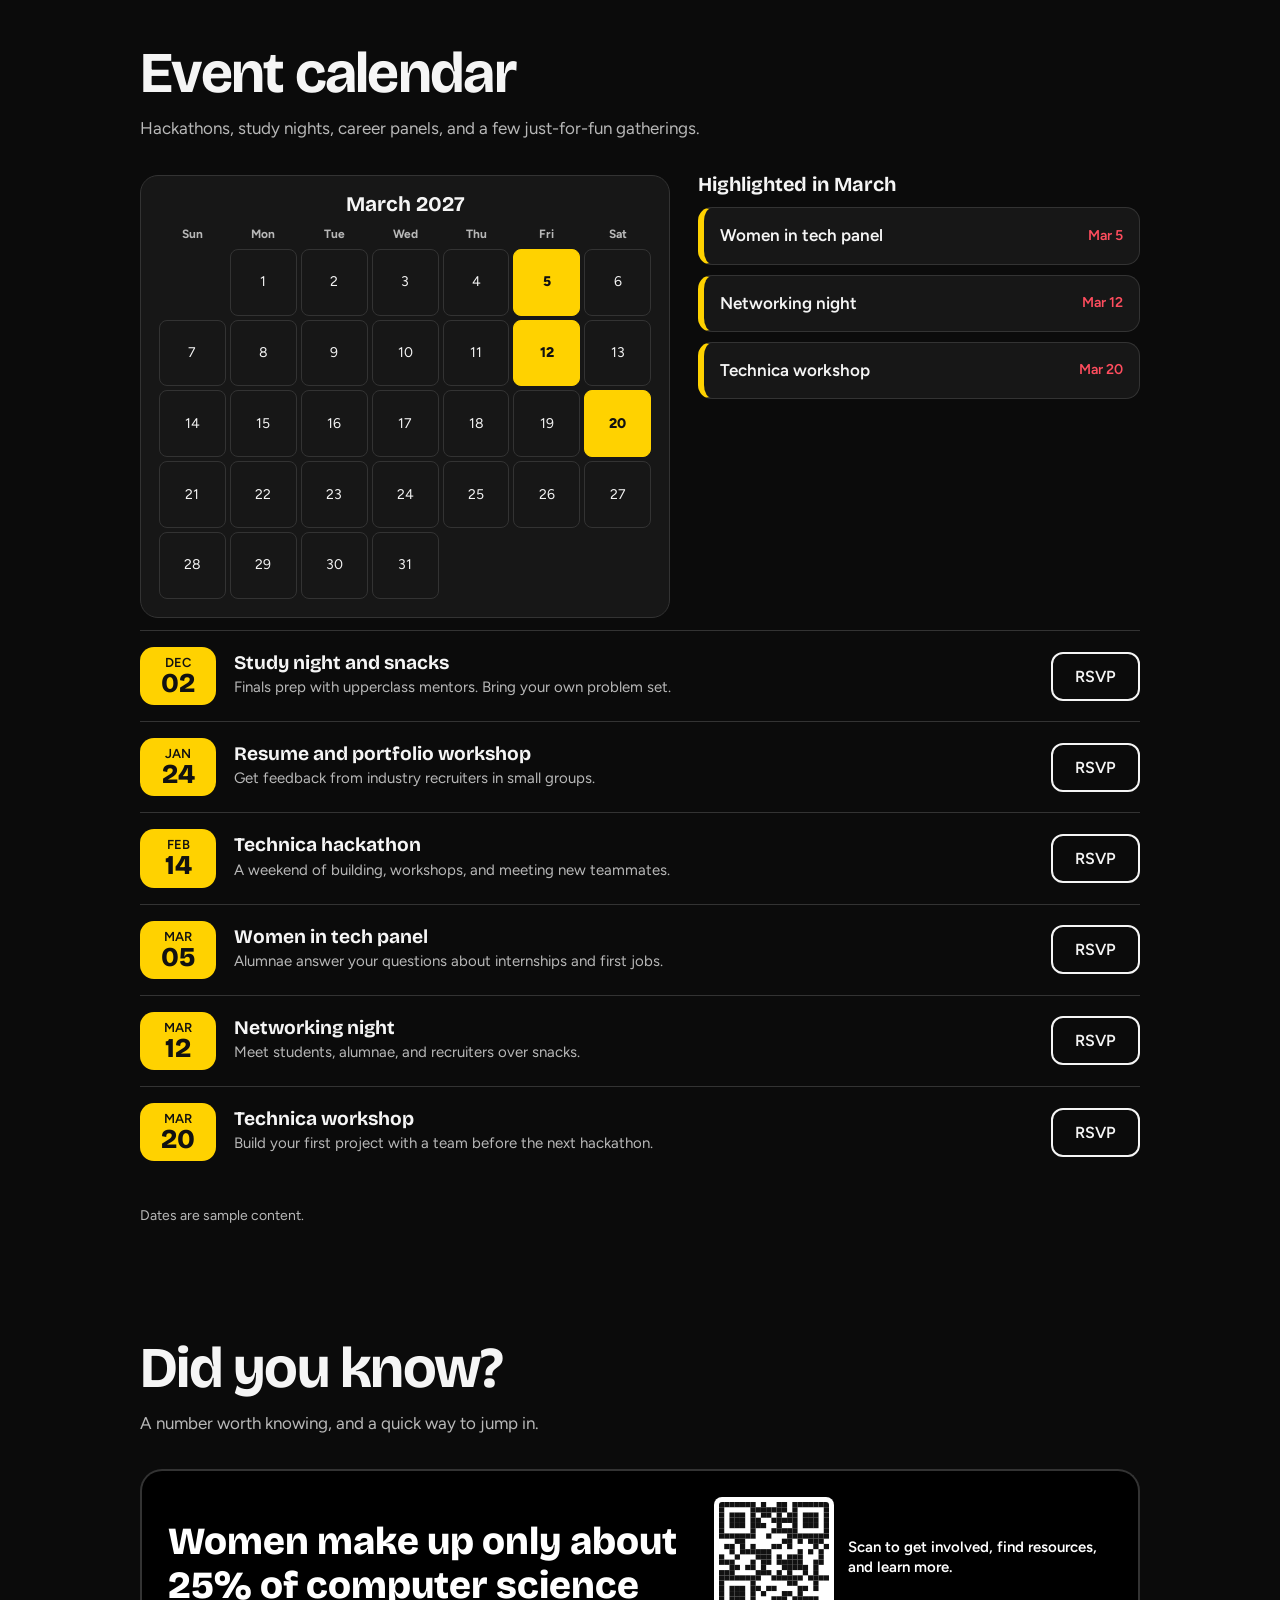
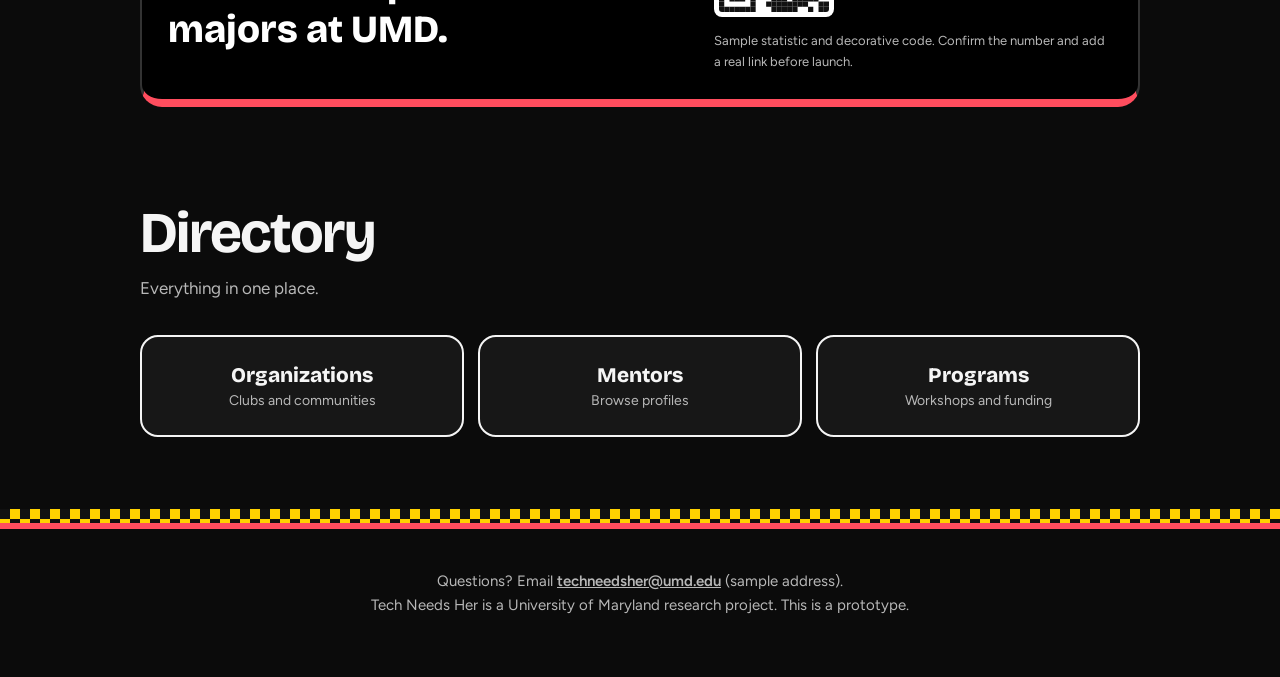
<file: tnh2.html>
<!DOCTYPE html>
<html lang="en">
<head>
<meta charset="utf-8">
<meta name="viewport" content="width=device-width, initial-scale=1, viewport-fit=cover">
<title>Tech Needs Her · UMD (Dark)</title>
<link rel="preconnect" href="https://fonts.googleapis.com">
<link href="https://fonts.googleapis.com/css2?family=Bricolage+Grotesque:wght@500;800&family=Figtree:wght@400;600&display=swap" rel="stylesheet">
<link rel="stylesheet" href="tnh2.css">
</head>
<body id="top">
<div class="bgvid" aria-hidden="true"><div class="glow"></div><video id="bgv" muted loop playsinline preload="auto"></video></div>
<div class="flag" aria-hidden="true"></div>
<nav aria-label="Main"><b>Tech Needs Her</b>
<a href="#top">Home</a><a href="#events">Events</a><a href="#programs">Programs</a><a href="#mentors">Mentors</a><a href="#involved">Get involved</a><a href="#directory">Directory</a><a href="#contact">Contact</a></nav>

<section class="hero">
<h1 class="title" aria-label="Tech Needs Her."><span aria-hidden="true"><span class="ch" style="--i:0">T</span><span class="ch" style="--i:1">e</span><span class="ch" style="--i:2">c</span><span class="ch" style="--i:3">h</span> <span class="ch y" style="--i:5">N</span><span class="ch" style="--i:6">e</span><span class="ch" style="--i:7">e</span><span class="ch" style="--i:8">d</span><span class="ch" style="--i:9">s</span> <span class="ch r" style="--i:11">H</span><span class="ch" style="--i:12">e</span><span class="ch" style="--i:13">r</span><span class="ch" style="--i:14">.</span></span></h1>
<div class="herogrid">
<div>
<p>A home base for women at the University of Maryland who study, build, or are curious about technology.</p>
<div class="row"><a class="btn" href="#involved">Get involved</a><a class="btn ghost" href="#mentors">Find a mentor</a></div>
</div>
<aside class="dyk factbox" id="factBox" aria-label="Fun fact">
<h3>Fun fact</h3>
<p class="fact" id="fact" aria-live="polite"></p>
<button class="btn alt" id="nextFact" type="button">Show another</button>
</aside>
</div>
<div class="quick">
<a href="#clubs">Relevant organizations<span>Clubs and communities to join</span></a>
<a href="#events">Upcoming events<span>Panels, workshops, hackathons</span></a>
<a href="#mentors">Mentor matching<span>Get paired for a semester</span></a>
</div>
<div class="wall">
<h3>The belonging wall</h3>
<form id="wallForm"><input id="wallName" placeholder="First name or nickname" aria-label="Your name" required maxlength="20">
<select id="wallRole" aria-label="Your status"><option>Current student</option><option>Prospective student</option><option>Alumna</option></select>
<button class="btn pink" type="submit">I belong in tech</button></form>
<div class="chips" id="wallChips" aria-live="polite"></div>
</div>
</section>

<section id="mentors">
<h2>Mentor and mentee matching</h2>
<p class="lede">Pair up with someone a few steps ahead of you, or a few steps behind. Tell us what you want to talk about and we’ll match you each semester.</p>
<div class="mentor">
<form id="mForm">
<label>I want to be a<select id="mRole"><option>Mentee</option><option>Mentor</option></select></label>
<label>My year<select id="mYear"><option>Prospective student</option><option>Freshman</option><option>Sophomore</option><option>Junior</option><option>Senior</option><option>Graduate</option></select></label>
<label>I’m interested in<select id="mTopic"><option>Software engineering</option><option>Cybersecurity</option><option>Data science and AI</option><option>Product and design</option><option>Hardware and robotics</option></select></label>
<label>Email<input type="email" id="mMail" placeholder="you@umd.edu" required></label>
<button class="btn pink" type="submit">Request a match</button>
</form>
<div>
<div class="card"><h3>How it works</h3><p>You answer four questions. A coordinator pairs you by interest and schedule. You meet about twice a month, over coffee or Zoom, for one semester.</p></div>
<div class="ok" id="mOut" style="margin-top:18px" role="status" aria-live="polite">Your match request will show up here.</div>
</div></div>
<h2 class="s">Mentor catalog</h2>
<div id="mc"></div>
<p class="note">Mentor profiles are placeholders. Add real mentors with their permission.</p>
</section>

<section id="clubs" style="padding-top:24px">
<h2>Organization catalog</h2>
<p class="lede">Pick an interest to see where people are already building together.</p>
<div class="filters" id="cf" role="group" aria-label="Filter clubs"></div>
<div class="grid" id="cg"></div>
<p class="note">Club details are sample content for this prototype. Confirm names, meeting times, and contacts with each club before launch.</p>
</section>

<section id="programs" style="padding-top:24px">
<h2>Programs</h2>
<p class="lede">Structured ways to learn, apply, and get funded.</p>
<div class="grid" id="pg"></div>
<p class="note">Program details are sample content.</p>
</section>

<section id="involved" style="padding-top:24px">
<h2>Get involved</h2>
<p class="lede">Stay on top of deadlines and find a way to pitch in.</p>
<div class="two">
<div><h3 style="margin-bottom:14px">Reminders</h3><div id="rem"></div></div>
<div><h3 style="margin-bottom:14px">Ways to get involved</h3><div id="ways"></div><div class="ok" id="wayOut" role="status" aria-live="polite" hidden></div></div>
</div>
</section>

<div class="bigwrap"><section class="big" id="stories">
<h2>Stories from women in tech</h2>
<p class="lede">Real paths are rarely straight. Open a story to read how someone got here.</p>
<div style="display:grid;gap:14px" id="sg"></div>
<p class="note">These are placeholder profiles. Replace them with interviews from UMD students and alumnae, with their permission.</p>
</section></div>

<section id="events">
<h2>Event calendar</h2>
<p class="lede">Hackathons, study nights, career panels, and a few just-for-fun gatherings.</p>
<div class="calwrap">
<div class="cal"><h3>March 2027</h3><div class="cg" id="cal"></div></div>
<div><h3 style="margin-bottom:12px">Highlighted in March</h3><div id="marEv"></div></div>
</div>
<div id="eg"></div>
<p class="note">Dates are sample content.</p>
</section>

<section id="scan" style="padding-top:24px">
<h2>Did you know?</h2>
<p class="lede">A number worth knowing, and a quick way to jump in.</p>
<div class="dyk wide">
<p class="stat">Women make up only about 25% of computer science majors at UMD.</p>
<div>
<div class="scan"><svg id="qr" viewBox="0 0 21 21" aria-hidden="true"></svg><span>Scan to get involved, find resources, and learn more.</span></div>
<small>Sample statistic and decorative code. Confirm the number and add a real link before launch.</small>
</div></div>
</section>

<section id="directory" style="padding-top:24px">
<h2>Directory</h2>
<p class="lede">Everything in one place.</p>
<div class="dir"><a href="#clubs">Organizations<small>Clubs and communities</small></a><a href="#mentors">Mentors<small>Browse profiles</small></a><a href="#programs">Programs<small>Workshops and funding</small></a></div>
</section>

<div class="flag" aria-hidden="true"></div>
<footer id="contact">Questions? Email <a href="mailto:techneedsher@umd.edu">techneedsher@umd.edu</a> (sample address).<br>Tech Needs Her is a University of Maryland research project. This is a prototype.</footer>

<script src="tnh2.js"></script>
</body>
</html>
</file>
<file: tnh2.css>
:root{--bg:#0B0B0B;--ink:#F5F5F5;--mut:#B8B8B8;--card:#171717;--line:#333;--red:#FF4D5E;--gold:#FFD200;--lil:#2E2810;color-scheme:dark;--pink:#ff4f55;--onred:#fff;
box-sizing:border-box;padding-top:env(safe-area-inset-top,0px);padding-bottom:env(safe-area-inset-bottom,0px)}
html{scroll-padding-top:70px;scroll-behavior:smooth}
*,*::before,*::after{box-sizing:border-box}
body{margin:0;background:var(--bg);color:var(--ink);font:400 17px/1.6 Figtree,system-ui,sans-serif}
h1,h2,h3{font-family:'Bricolage Grotesque',Figtree,sans-serif;line-height:1.05;margin:0}
a{color:inherit}
:focus-visible{outline:3px solid var(--gold);outline-offset:2px}
nav{position:sticky;top:env(safe-area-inset-top,0px);z-index:5;background:var(--bg);border-bottom:1px solid var(--line);display:flex;gap:4px;align-items:center;padding:10px 20px;overflow-x:auto}
nav b{font-family:'Bricolage Grotesque',sans-serif;margin-right:auto;white-space:nowrap;padding-right:12px}
nav a{text-decoration:none;padding:6px 11px;border-radius:99px;font-weight:600;font-size:15px;white-space:nowrap}
nav a:hover{background:var(--lil)}
.nav-logo {
    width: 32px !important;
    height: 32px !important;
    object-fit: contain;
    vertical-align: middle;
    margin-right: 8px;
}
section{max-width:1040px;margin:0 auto;padding:72px 20px}
.hero{padding-top:48px}
.herogrid{display:grid;grid-template-columns:1.5fr 1fr;gap:32px;align-items:center}
h1{font-size:clamp(3.4rem,11vw,8rem);font-weight:800;letter-spacing:-.04em}
h1.title{color:#fff;text-align:center;white-space:nowrap;overflow-wrap:normal;margin:0 0 40px;font-size:clamp(2rem,9vw,7rem);text-shadow:0 4px 28px rgba(0,0,0,.5)}
.title .ch{display:inline-block;animation:floatin 1.1s cubic-bezier(.2,.7,.2,1) both;animation-delay:calc(var(--i)*80ms + 200ms)}
@keyframes floatin{from{opacity:0;transform:translateY(.7em) rotate(-5deg);filter:blur(8px)}to{opacity:1;transform:none;filter:blur(0)}}
.title .y{color:#FFD200}.title .r{color:#E21833}
.hero p{font-size:1.25rem;max-width:34rem;color:var(--mut);margin:24px 0}
.btn{display:inline-block;border:0;cursor:pointer;font:600 16px Figtree,sans-serif;background:var(--red);color:var(--onred);padding:13px 22px;border-radius:12px;text-decoration:none}
.btn.alt{background:var(--gold);color:#111}.btn.pink{background:var(--pink);color:#111}
.btn.ghost{background:transparent;color:var(--ink);border:2px solid var(--ink)}
.btn.sm{padding:6px 14px;font-size:14px}
.row{display:flex;gap:12px;flex-wrap:wrap}
.dyk{background:#000;color:#fff;border:2px solid #333;border-radius:22px;padding:26px;border-bottom:8px solid var(--red)}
.dyk h3{font-size:1.7rem;color:var(--gold)}
.dyk .stat{font:800 1.5rem/1.15 'Bricolage Grotesque',sans-serif;margin:12px 0 18px;color:#fff}
.dyk .scan{display:flex;gap:14px;align-items:center;font-weight:600;font-size:15px;line-height:1.35}
.dyk svg{flex:none;width:72px;height:72px;background:#fff;padding:5px;border-radius:8px}
.dyk small{display:block;margin-top:14px;font-size:13px;color:#B8B8B8}
.quick{display:grid;grid-template-columns:repeat(3,1fr);gap:14px;margin-top:40px}
.quick a{display:block;text-decoration:none;background:var(--card);border:2px solid var(--ink);border-radius:16px;padding:18px;font:800 1.2rem/1.1 'Bricolage Grotesque',sans-serif}
.quick a span{display:block;font:400 15px/1.4 Figtree,sans-serif;color:var(--mut);margin-top:6px}
.quick a:hover{background:var(--gold);color:#111}.quick a:hover span{color:#111}
.wall{margin-top:36px;padding:22px;background:var(--lil);border-radius:20px}
.wall h3{font-size:1.4rem;margin-bottom:10px}
.wall form{display:flex;gap:10px;flex-wrap:wrap}
input,select{font:inherit;padding:11px 14px;border-radius:10px;border:2px solid var(--line);background:var(--card);color:var(--ink);min-width:0}
.chips{display:flex;gap:8px;flex-wrap:wrap;margin-top:14px}
.chip{background:var(--gold);color:#111;font-weight:600;border-radius:99px;padding:5px 14px;font-size:15px}
h2{font-size:clamp(2.2rem,6vw,3.6rem);letter-spacing:-.03em;margin-bottom:12px}
h2.s{font-size:1.6rem;letter-spacing:-.02em;margin:34px 0 14px}
.lede{color:var(--mut);max-width:40rem;margin:0 0 32px}
.grid{display:grid;grid-template-columns:repeat(auto-fill,minmax(260px,1fr));gap:18px}
.card{background:var(--card);border:1px solid var(--line);border-radius:18px;padding:22px}
.card h3{font-size:1.3rem;margin-bottom:6px}
.card p{margin:6px 0 0;color:var(--mut);font-size:16px}
.card .btn{margin-top:14px}
.more{display:none;background:var(--lil);border-radius:10px;padding:8px 12px;font-size:14px;margin-top:12px;color:var(--ink)}
.more.on{display:block}
.tag{display:inline-block;background:var(--lil);border-radius:8px;padding:2px 10px;font-size:14px;margin:10px 6px 0 0;font-weight:600}
.filters{display:flex;gap:8px;flex-wrap:wrap;margin-bottom:22px}
.filters button{font:600 15px Figtree,sans-serif;border:2px solid var(--line);background:var(--card);color:var(--ink);border-radius:99px;padding:7px 16px;cursor:pointer}
.filters button[aria-pressed=true]{background:var(--ink);color:var(--bg);border-color:var(--ink)}
.mentor{display:grid;grid-template-columns:1fr 1fr;gap:28px;align-items:start}
.mentor form{display:grid;gap:14px;background:var(--card);padding:24px;border-radius:18px;border:1px solid var(--line)}
label{display:grid;gap:5px;font-weight:600;font-size:15px}
.ok{background:var(--lil);border-radius:14px;padding:16px}
.mrow{display:grid;grid-template-columns:52px 1fr auto;gap:14px;align-items:center;background:var(--card);border:1px solid var(--line);border-radius:16px;padding:12px 16px}
.mrow+.mrow,.mrow+.more+.mrow{margin-top:10px}
.av{width:52px;height:52px;border-radius:50%;background:var(--red);color:var(--onred);display:grid;place-items:center;font:800 1.3rem 'Bricolage Grotesque',sans-serif}
.mrow b{display:block;line-height:1.2}.mrow small{color:var(--mut);font-size:14px}
.big{background:#111;color:#fff;--red:#FF4D5E;border-radius:28px;max-width:none}.big .lede,.big .note{color:var(--red)}
.bigwrap{max-width:1040px;margin:0 auto;padding:0 20px}
details{color:var(--ink);background:var(--card);border:1px solid var(--line);border-radius:18px;padding:18px 22px}
details summary{cursor:pointer;font:800 1.25rem 'Bricolage Grotesque',sans-serif;list-style:none}
details summary::-webkit-details-marker{display:none}
details summary small{display:block;font:400 15px Figtree,sans-serif;color:var(--mut);margin-top:3px}
details[open]{border-color:var(--red)}
.two{display:grid;grid-template-columns:1fr 1fr;gap:28px;align-items:start}
.item{display:flex;justify-content:space-between;align-items:center;gap:12px;background:var(--card);border:1px solid var(--line);border-left:6px solid var(--gold);border-radius:14px;padding:14px 16px;margin-bottom:10px;font-weight:600;text-decoration:none}
.item small{font-weight:600;color:var(--red);white-space:nowrap}
a.item:hover{border-left-color:var(--red)}
.calwrap{display:grid;grid-template-columns:1.2fr 1fr;gap:28px;align-items:start;margin-bottom:12px}
.cal{background:var(--card);border:1px solid var(--line);border-radius:18px;padding:18px}
.cal h3{font-size:1.3rem;text-align:center;margin-bottom:10px}
.cg{display:grid;grid-template-columns:repeat(7,1fr);gap:4px;text-align:center;font-size:14px}
.cg b{font-size:12px;color:var(--mut)}
.cg span{aspect-ratio:1;display:grid;place-items:center;border-radius:8px;border:1px solid var(--line)}
.cg span.has{background:var(--gold);color:#111;font-weight:800;border-color:var(--gold)}
.ev{display:grid;grid-template-columns:76px 1fr auto;gap:18px;align-items:center;padding:16px 0;border-top:1px solid var(--line)}
.date{background:var(--gold);color:#111;border-radius:14px;text-align:center;padding:8px 0;font:800 1.7rem/1 'Bricolage Grotesque',sans-serif}
.date small{display:block;font:600 13px Figtree,sans-serif}
.ev h3{font-size:1.2rem}.ev p{margin:2px 0 0;color:var(--mut);font-size:15px}
.fact{font:800 clamp(1.6rem,4vw,2.6rem)/1.15 'Bricolage Grotesque',sans-serif;min-height:7.5rem;margin:0 0 22px}
.note{font-size:14px;color:var(--mut);margin-top:28px}
.dir{display:grid;grid-template-columns:repeat(3,1fr);gap:14px}
.dir a{text-decoration:none;text-align:center;background:var(--card);border:2px solid var(--ink);border-radius:18px;padding:26px 12px;font:800 1.3rem 'Bricolage Grotesque',sans-serif}
.dir a small{display:block;font:400 14px Figtree,sans-serif;color:var(--mut);margin-top:4px}
.dir a:hover{background:var(--gold);color:#111}.dir a:hover small{color:#111}
.flag{height:20px;background:conic-gradient(#FFD200 25%,#111 0 50%,#FFD200 0 75%,#111 0) 0 0/20px 20px;border-bottom:6px solid var(--red)}
footer{text-align:center;padding:40px 20px 60px;color:var(--mut);font-size:15px}
footer a{font-weight:600}
@media(max-width:760px){.mentor,.two,.calwrap,.herogrid{grid-template-columns:1fr}.quick,.dir{grid-template-columns:1fr}.ev{grid-template-columns:64px 1fr}.ev .btn{grid-column:1/-1}}
@media(prefers-reduced-motion:reduce){html{scroll-behavior:auto}}

.big{background:#161616;border:1px solid var(--line)}
.bgvid{position:fixed;inset:0;overflow:hidden;z-index:-1;opacity:var(--vo,1);transition:opacity .25s linear}
.bgvid video{position:absolute;inset:0;width:100%;height:100%;object-fit:cover;opacity:0;transition:opacity 2s}
.bgvid video.on{opacity: 0.35;}
.bgvid::after{content:"";position:absolute;inset:0;background:linear-gradient(rgba(11,11,11,.55),rgba(11,11,11,.8))}
.glow{position:absolute;inset:-20%;filter:blur(20px);animation:drift 18s ease-in-out infinite alternate;background:radial-gradient(40% 40% at 20% 30%,rgba(226,24,51,.55),transparent 70%),radial-gradient(35% 35% at 80% 20%,rgba(255,210,0,.4),transparent 70%),radial-gradient(45% 45% at 60% 85%,rgba(226,24,51,.35),transparent 70%)}
@keyframes drift{to{transform:translate(4%,-3%) scale(1.12) rotate(4deg)}}
nav{background:rgba(11,11,11,.85);backdrop-filter:blur(8px)}

@media(prefers-reduced-motion:reduce){.glow,.title .ch,.fact.pop{animation:none}.factbox{transition:none}.factbox:hover{transform:none}}

.dyk .fact{font:800 1.45rem/1.2 'Bricolage Grotesque',sans-serif;color:#fff;min-height:8.5rem;margin:12px 0 18px;max-width:none}
.factbox{cursor:pointer;transition:transform .2s,box-shadow .2s}
.factbox:hover{transform:translateY(-4px);box-shadow:0 10px 30px rgba(255,210,0,.25)}
.fact.pop{animation:pop .4s cubic-bezier(.2,.8,.3,1.3)}
@keyframes pop{from{opacity:0;transform:scale(.96) translateY(8px)}to{opacity:1;transform:none}}
.dyk.wide{display:grid;grid-template-columns:1.3fr 1fr;gap:28px;align-items:center}
.dyk.wide .stat{font-size:clamp(1.6rem,4vw,2.4rem);margin:0}
.dyk.wide svg{width:120px;height:120px}
@media(max-width:760px){.dyk.wide{grid-template-columns:1fr}}

@media (max-width: 760px) {
    nav .nav-logo {
        width: 28px !important;
        height: 28px !important;
        flex-shrink: 0;
        object-fit: contain;
    }

    nav b {
        font-size: 14px;
    }

    nav {
        gap: 6px;
        padding: 10px 12px;
    }
}
</file>
